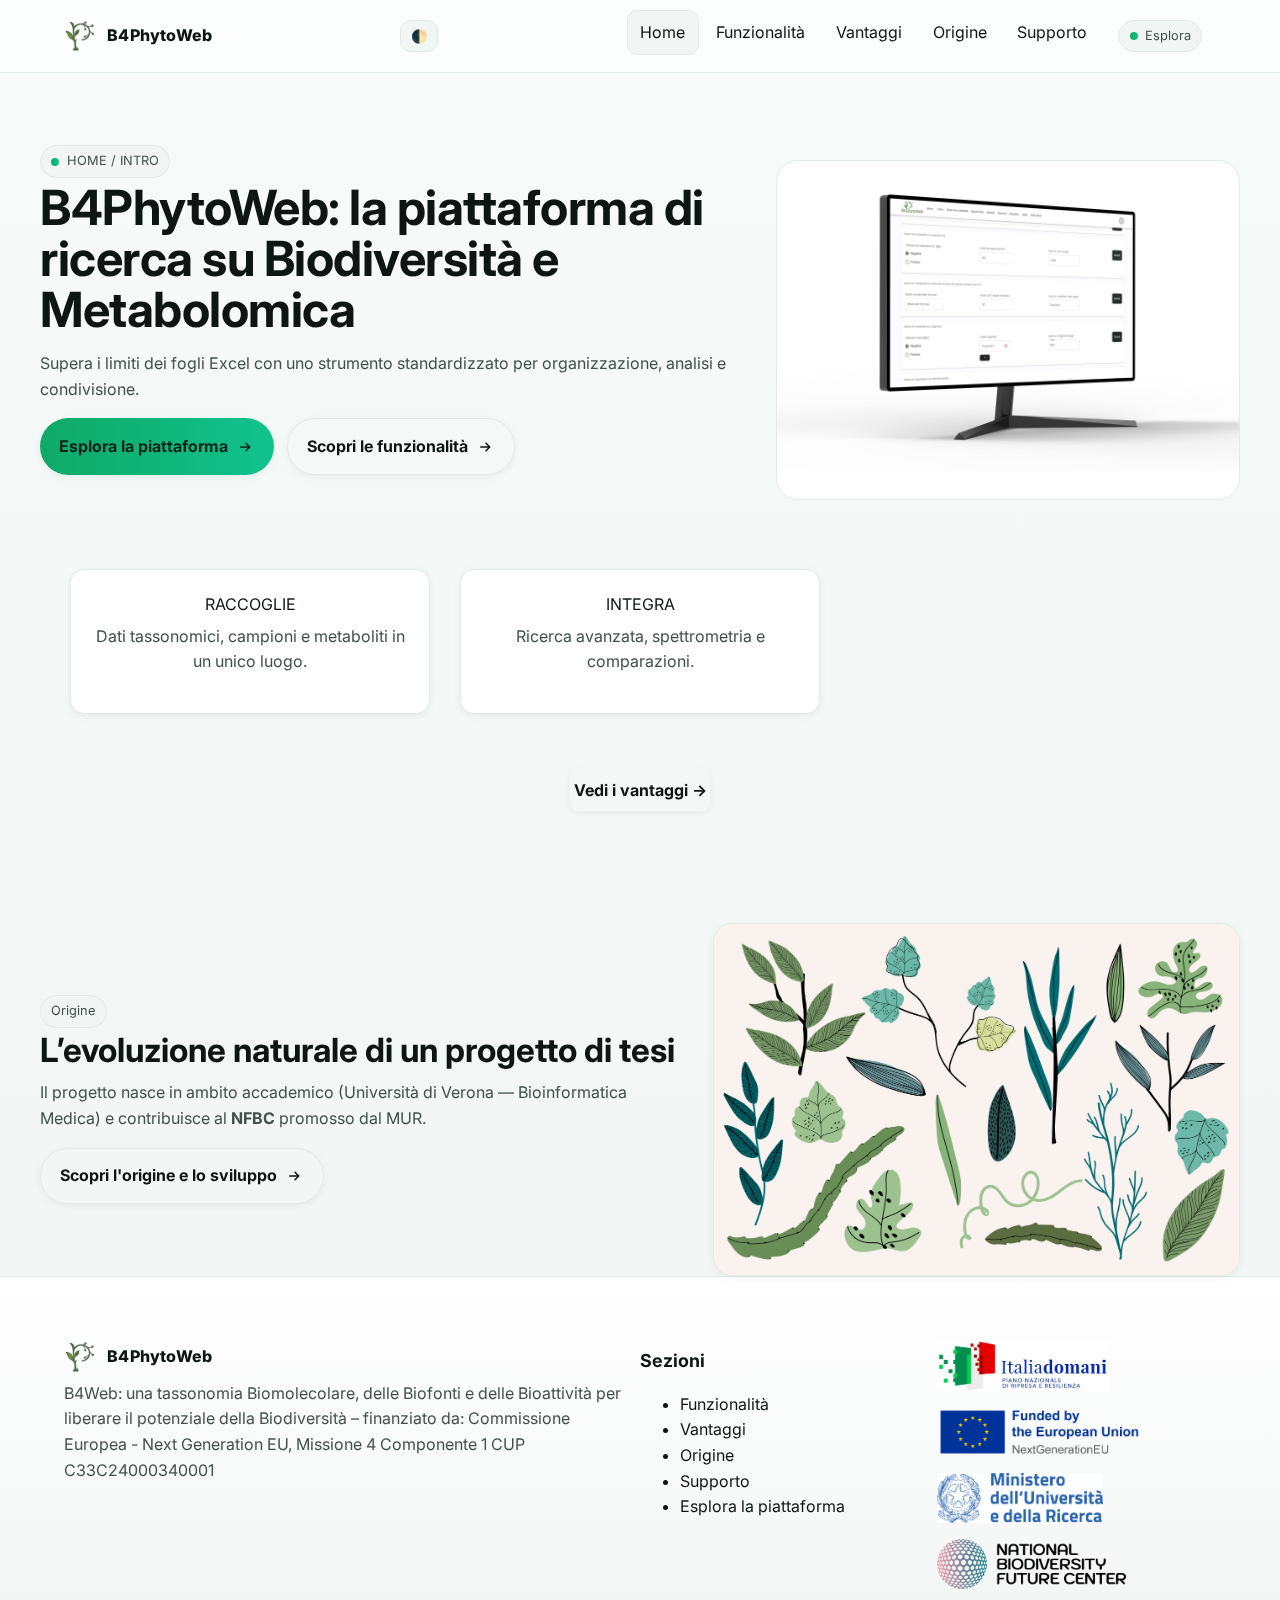
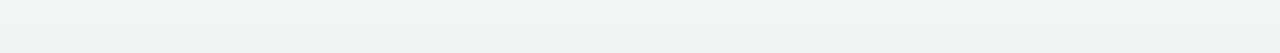
<file: index.html>
<!doctype html>
<html lang="it">
<head>
  <meta charset="utf-8">
  <meta name="viewport" content="width=device-width, initial-scale=1" />
  <title>B4PhytoWeb — piattaforma di ricerca su Biodiversità e Metabolomica</title>
  <meta name="description" content="B4PhytoWeb: registra, gestisci e analizza dati su metaboliti, tassonomia e campionamenti.">
  <link rel="icon" type="image/svg+xml" href="assets/favicon.svg">
  <link rel="preconnect" href="https://fonts.googleapis.com">
  <link rel="preconnect" href="https://fonts.gstatic.com" crossorigin>
  <link href="https://fonts.googleapis.com/css2?family=Inter:wght@400;600;700;800&display=swap" rel="stylesheet">
  <link rel="stylesheet" href="assets/style.css">
</head>
<body>
<header class="nav">
  <div class="navbar">
    <a class="brand" href="index.html" aria-label="B4PhytoWeb Home">
      <img src="assets/logo.svg" alt=""/>
      <span>B4PhytoWeb</span>
    </a>
    <div style="display:flex;gap:.5rem;align-items:center">
      <button class="theme-toggle" title="Tema chiaro/scuro" aria-label="Cambia tema">🌓</button>
      <button class="menu-toggle" aria-label="Apri menu">☰</button>
    </div>
    <nav aria-label="Principale">
      <ul>
        <li><a href="index.html">Home</a></li>
        <li><a href="funzionalita.html">Funzionalità</a></li>
        <li><a href="vantaggi.html">Vantaggi</a></li>
        <li><a href="origine.html">Origine</a></li>
        <li><a href="supporto.html">Supporto</a></li>
        <li><a href="lp-video.html"><span class="badge"><span class="dot"></span> Esplora</span></a></li>
      </ul>
    </nav>
  </div>
</header>

<section class="hero">
  <div class="hero-inner">
    <div>
      <span class="badge"><span class="dot"></span> HOME / INTRO</span>
      <h1>B4PhytoWeb: la piattaforma di ricerca su Biodiversità e Metabolomica</h1>
      <p class="lead">Supera i limiti dei fogli Excel con uno strumento standardizzato per organizzazione, analisi e condivisione.</p>
      <div class="cta-stack">
        <a class="btn primary" href="lp-video.html">Esplora la piattaforma <svg viewBox="0 0 24 24" xmlns="http://www.w3.org/2000/svg"><path d="M5 12h12m0 0-5-5m5 5-5 5" fill="none" stroke="currentColor" stroke-width="2" stroke-linecap="round" stroke-linejoin="round"/></svg></a>
        <a class="btn outline" href="funzionalita.html">Scopri le funzionalità <svg viewBox="0 0 24 24" xmlns="http://www.w3.org/2000/svg"><path d="M5 12h12m0 0-5-5m5 5-5 5" fill="none" stroke="currentColor" stroke-width="2" stroke-linecap="round" stroke-linejoin="round"/></svg></a>
      </div>
    </div>
    <div class="hero-visual">
<img src="assets/b4web_home.png" alt="Illustrazione di piante per B4PhytoWeb" loading="lazy" />
</div>
  </div>
</section>
<section class="kpi-band">
  <div class="container kpis center">
    <div class="card"><div class="title">RACCOGLIE</div><p class="desc">Dati tassonomici, campioni e metaboliti in un unico luogo.</p></div>
    <div class="card"><div class="title">INTEGRA</div><p class="desc">Ricerca avanzata, spettrometria e comparazioni.</p></div>
  </div>
  <div class="container" style="display:grid;place-items:center;margin-top:8px">
    <a class="btn link" href="vantaggi.html">Vedi i vantaggi →</a>
  </div>
</section>
<section class="page-hero">
  <div class="wrap">
    <div>
      <span class="badge">Origine</span>
      <h2>L’evoluzione naturale di un progetto di tesi</h2>
      <p>Il progetto nasce in ambito accademico (Università di Verona — Bioinformatica Medica) e contribuisce al <strong>NFBC</strong> promosso dal MUR.</p>
      <a class="btn outline" href="origine.html">Scopri l'origine e lo sviluppo <svg viewBox="0 0 24 24" xmlns="http://www.w3.org/2000/svg"><path d="M5 12h12m0 0-5-5m5 5-5 5" fill="none" stroke="currentColor" stroke-width="2" stroke-linecap="round" stroke-linejoin="round"/></svg></a>
    </div>
    <div class="illustration">
 <img src="assets/piante_b4web.jpg" alt="Illustrazione di piante per B4PhytoWeb" loading="lazy" />
</div>
  </div>
</section>

<footer class="footer">
  <div class="cols container">
    <div>
      <div class="brand" style="margin-bottom:.5rem">
        <img src="assets/logo.svg" alt="" width="28" height="28"/>
        <span>B4PhytoWeb</span>
      </div>
      <p class="muted">
        B4Web: una tassonomia Biomolecolare, delle Biofonti e delle Bioattività per liberare il potenziale della Biodiversità – finanziato da: 
        Commissione Europea - Next Generation EU, Missione 4 Componente 1 CUP C33C24000340001
      </p>
    </div>

    <div>
      <h3>Sezioni</h3>
      <ul>
        <li><a href="funzionalita.html">Funzionalità</a></li>
        <li><a href="vantaggi.html">Vantaggi</a></li>
        <li><a href="origine.html">Origine</a></li>
        <li><a href="supporto.html">Supporto</a></li>
        <li><a href="lp-video.html">Esplora la piattaforma</a></li>
      </ul>
    </div>

    <div class="footer-logos" style="display:flex;flex-wrap:wrap;gap:1rem;align-items:center;justify-content:flex-start">
      <img src="assets/20240209112418!LOGO_italiadomani.jpg" alt="Italia Domani" height="50" />
      <img src="assets/EN_Funded_by_the_European_Union_RGB_POS.png" alt="Finanziato dall'Unione Europea" height="50" />
      <img src="assets/LOGO_UniversitaRicerca.jpg" alt="Ministero dell'Università e della Ricerca" height="50" />
      <img src="assets/Logo_NBFC.png" alt="NBFC" height="50" />
    </div>
  </div>
</footer>
<script src="assets/script.js"></script>
</body>
</html>
</file>
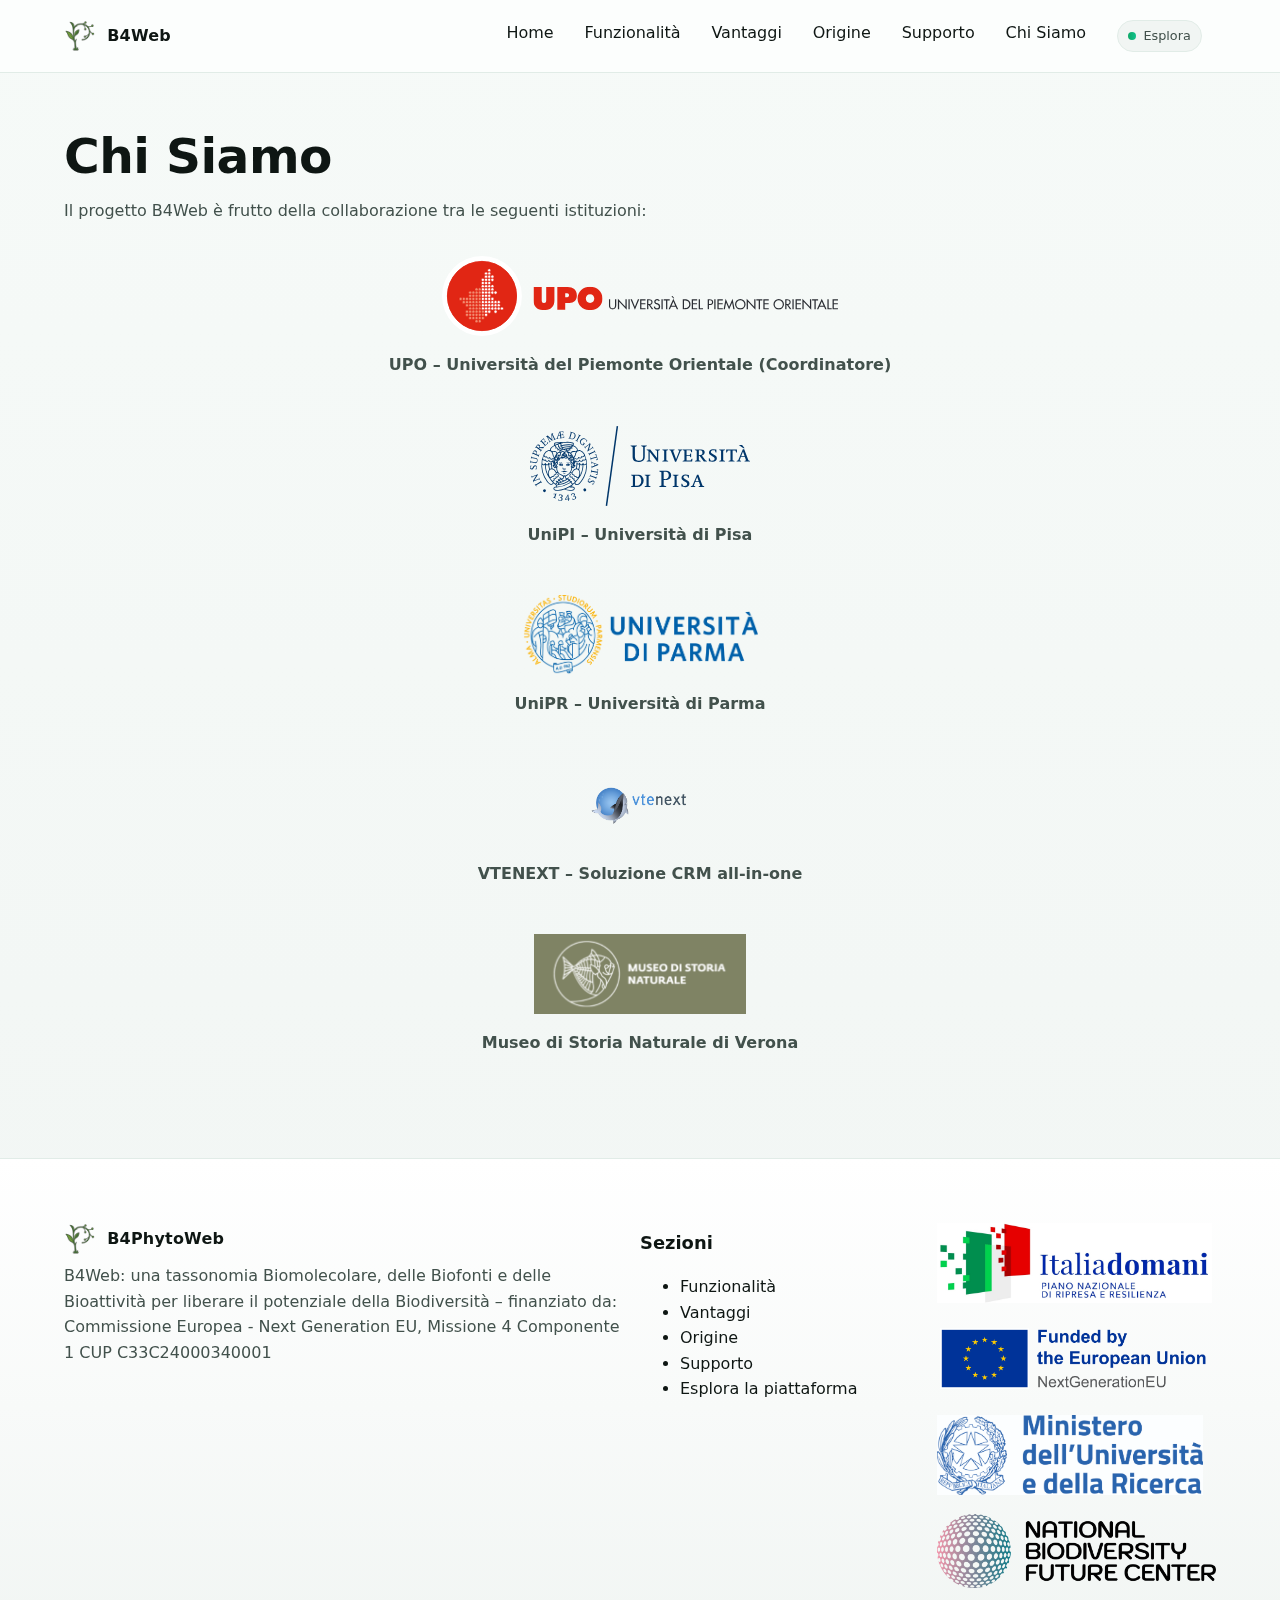
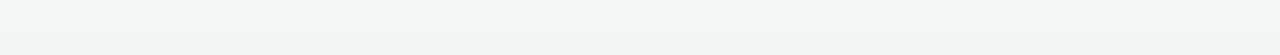
<file: chi-siamo.html>
<!doctype html>
<html lang="it">
<head>
  <meta charset="utf-8">
  <meta name="viewport" content="width=device-width, initial-scale=1" />
  <title>Chi Siamo - B4Web</title>
  <link rel="stylesheet" href="assets/style.css">
  <style>
    /* Altezza uniforme per tutti i loghi */
    .partner-list .partner img,
    .footer-logos img {
      height: 80px;  /* puoi cambiare l'altezza a piacere */
      width: auto;   /* mantiene le proporzioni */
      object-fit: contain; /* evita distorsioni */
    }

    /* Eventuale centratura verticale dei partner */
    .partner {
      display: flex;
      flex-direction: column;
      align-items: center;
      text-align: center;
      gap: 0.5rem;
    }
  </style>
</head>
<body>
  <header class="nav">
    <div class="navbar">
      <a class="brand" href="index.html" aria-label="B4Web Home">
        <img src="assets/logo.svg" alt="Logo B4Web" />
        <span>B4Web</span>
      </a>
      <nav aria-label="Principale">
        <ul>
          <li><a href="index.html">Home</a></li>
          <li><a href="funzionalita.html">Funzionalità</a></li>
          <li><a href="vantaggi.html">Vantaggi</a></li>
          <li><a href="origine.html">Origine</a></li>
          <li><a href="supporto.html">Supporto</a></li>
          <li><a href="chi-siamo.html">Chi Siamo</a></li>
          <li><a href="lp-video.html"><span class="badge"><span class="dot"></span> Esplora</span></a></li>
        </ul>
      </nav>
    </div>
  </header>

  <section class="section">
    <div class="container">
      <h1>Chi Siamo</h1>
      <p>Il progetto B4Web è frutto della collaborazione tra le seguenti istituzioni:</p>
<div class="partner-list" style="text-align:center; margin-top:2rem;">
  <div class="partner" style="margin-bottom:2rem;">
    <img src="assets/uniupo-logo.svg" alt="Università del Piemonte Orientale" height="100">
    <p style="margin-top:0.5rem; font-weight:bold;">UPO – Università del Piemonte Orientale (Coordinatore)</p>
  </div>

  <div class="partner" style="margin-bottom:2rem;">
    <img src="assets/Raggruppa-3020.svg" alt="Università di Pisa" height="100">
    <p style="margin-top:0.5rem; font-weight:bold;">UniPI – Università di Pisa</p>
  </div>

  <div class="partner" style="margin-bottom:2rem;">
    <img src="assets/logo-universita-parma.png" alt="Università di Parma" height="100">
    <p style="margin-top:0.5rem; font-weight:bold;">UniPR – Università di Parma</p>
  </div>

  <div class="partner" style="margin-bottom:2rem;">
    <img src="assets/logo vte.png" alt="VTENext" height="100">
    <p style="margin-top:0.5rem; font-weight:bold;">VTENEXT – Soluzione CRM all-in-one</p>
  </div>

  <div class="partner" style="margin-bottom:2rem;">
    <img src="assets/Logo-museo-verona.png" alt="Museo" height="100">
    <p style="margin-top:0.5rem; font-weight:bold;">Museo di Storia Naturale di Verona</p>
  </div>
</div>
    </div>
  </section>

  <footer class="footer">
    <div class="cols container">
      <div>
        <div class="brand" style="margin-bottom:.5rem">
          <img src="assets/logo.svg" alt="" width="28" height="28"/>
          <span>B4PhytoWeb</span>
        </div>
        <p class="muted">
          B4Web: una tassonomia Biomolecolare, delle Biofonti e delle Bioattività per liberare il potenziale della Biodiversità – finanziato da: 
          Commissione Europea - Next Generation EU, Missione 4 Componente 1 CUP C33C24000340001
        </p>
      </div>

      <div>
        <h3>Sezioni</h3>
        <ul>
          <li><a href="funzionalita.html">Funzionalità</a></li>
          <li><a href="vantaggi.html">Vantaggi</a></li>
          <li><a href="origine.html">Origine</a></li>
          <li><a href="supporto.html">Supporto</a></li>
          <li><a href="lp-video.html">Esplora la piattaforma</a></li>
        </ul>
      </div>

      <div class="footer-logos" style="display:flex;flex-wrap:wrap;gap:1rem;align-items:center;justify-content:flex-start">
        <img src="assets/20240209112418!LOGO_italiadomani.jpg" alt="Italia Domani" />
        <img src="assets/EN_Funded_by_the_European_Union_RGB_POS.png" alt="Finanziato dall'Unione Europea" />
        <img src="assets/LOGO_UniversitaRicerca.jpg" alt="Ministero dell'Università e della Ricerca" />
        <img src="assets/Logo_NBFC.png" alt="NBFC" />
      </div>
    </div>
  </footer>
</body>
</html>
</file>
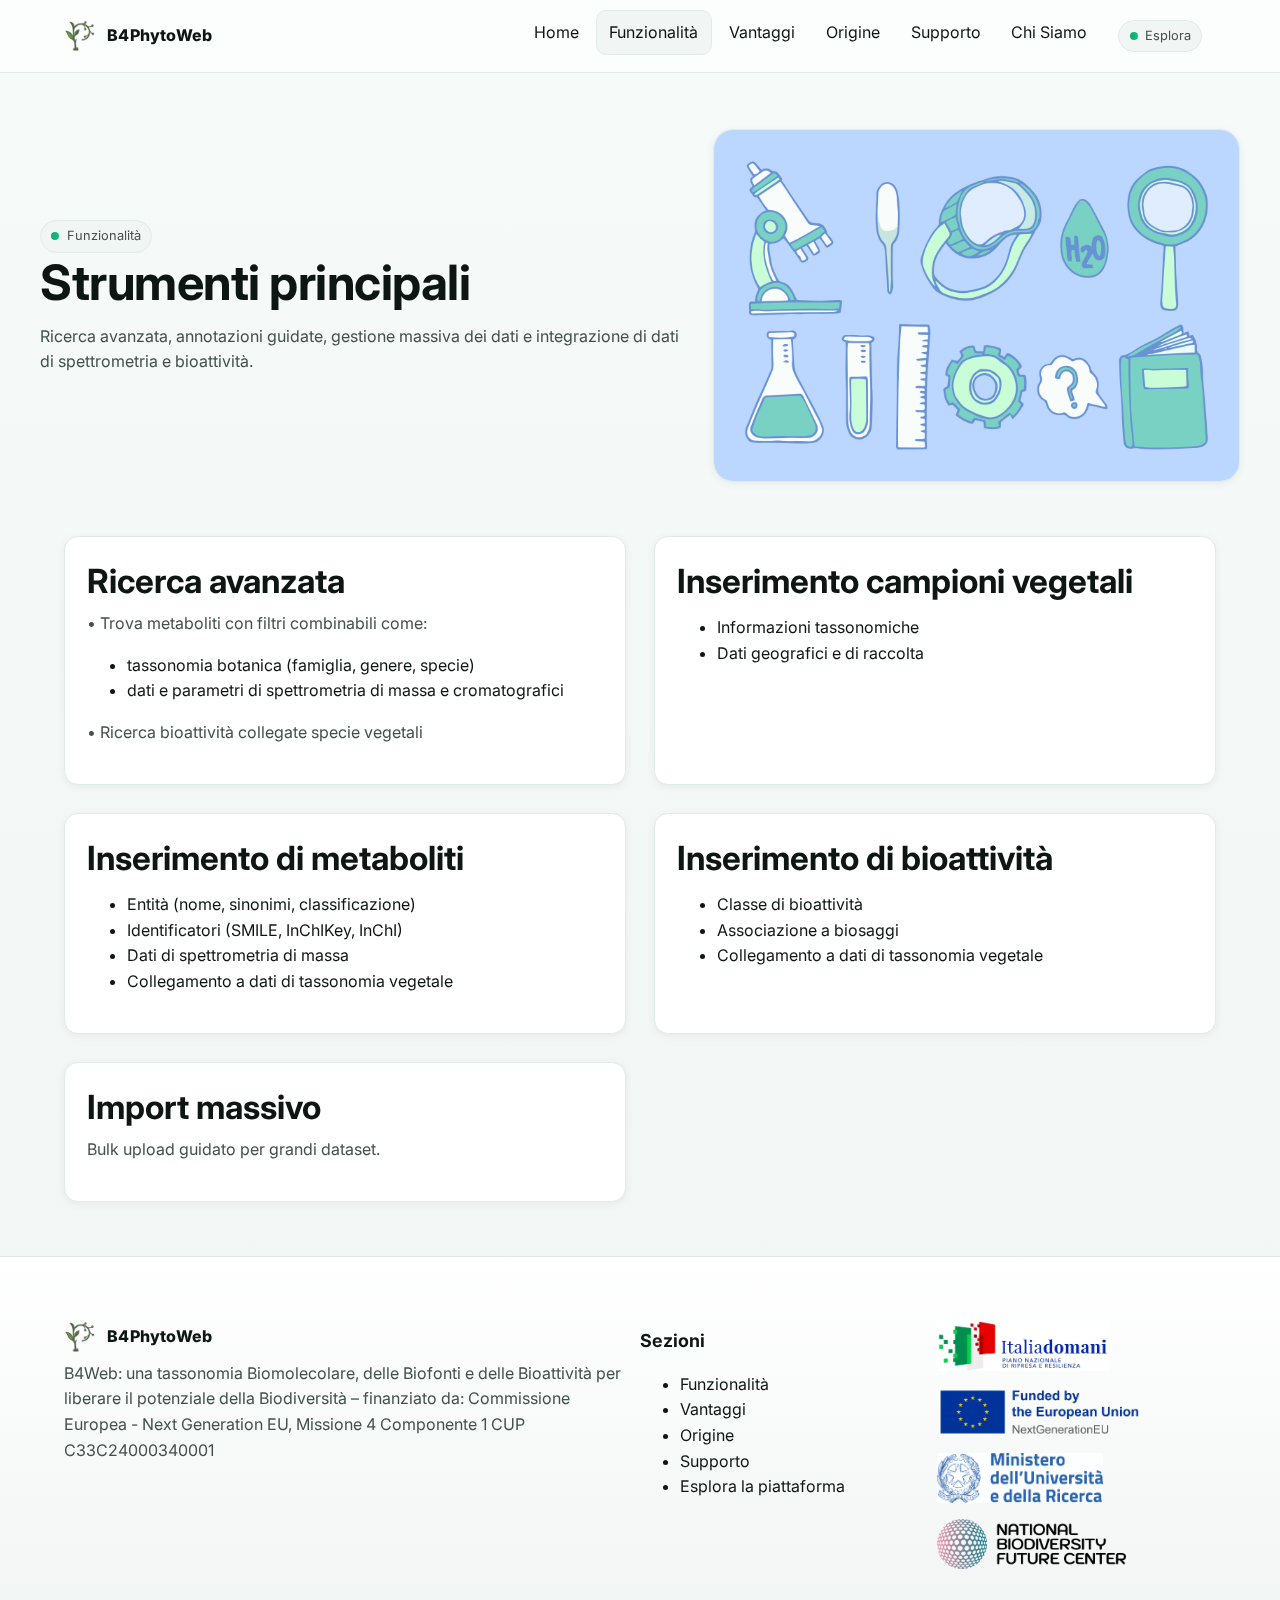
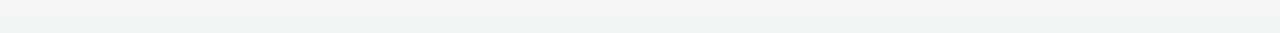
<file: funzionalita.html>
<!doctype html>
<html lang="it">
<head>
  <meta charset="utf-8">
  <meta name="viewport" content="width=device-width, initial-scale=1" />
  <title>Funzionalità — B4PhytoWeb</title>
  <meta name="description" content="Strumenti: ricerca, annotazioni, spettrometria, import, tabelle.">
  <link rel="icon" type="image/svg+xml" href="assets/favicon.svg">
  <link rel="preconnect" href="https://fonts.googleapis.com">
  <link rel="preconnect" href="https://fonts.gstatic.com" crossorigin>
  <link href="https://fonts.googleapis.com/css2?family=Inter:wght@400;600;700;800&display=swap" rel="stylesheet">
  <link rel="stylesheet" href="assets/style.css">
</head>
<body>
<header class="nav">
  <div class="navbar">
    <a class="brand" href="index.html" aria-label="B4PhytoWeb Home">
      <img src="assets/logo.svg" alt=""/>
      <span>B4PhytoWeb</span>
    </a>
    <div style="display:flex;gap:.5rem;align-items:center">
     
      <button class="menu-toggle" aria-label="Apri menu">☰</button>
    </div>
    <nav aria-label="Principale">
      <ul>
        <li><a href="index.html">Home</a></li>
        <li><a href="funzionalita.html">Funzionalità</a></li>
        <li><a href="vantaggi.html">Vantaggi</a></li>
        <li><a href="origine.html">Origine</a></li>
        <li><a href="supporto.html">Supporto</a></li>
       <li><a href="chi-siamo.html">Chi Siamo</a></li>
        <li><a href="lp-video.html"><span class="badge"><span class="dot"></span> Esplora</span></a></li>
      </ul>
    </nav>
  </div>
</header>

<section class="page-hero">
  <div class="wrap">
    <div>
      <span class="badge"><span class="dot"></span> Funzionalità</span>
      <h1>Strumenti principali</h1>
      <p>Ricerca avanzata, annotazioni guidate, gestione massiva dei dati e integrazione di dati di spettrometria e bioattività.</p>
    </div>
    <div class="illustration">
<img src="assets/tools.jpg" alt="tools" loading="lazy" />
</div>
  </div>
</section>
<section class="section">
  <div class="container grid cols-2">
    <!-- Box 1 – Ricerca avanzata -->
    <div class="card">
      <h2>Ricerca avanzata</h2>
      <p>• Trova metaboliti con filtri combinabili come:</p>
      <ul>
        <li>tassonomia botanica (famiglia, genere, specie)</li>
        <li>dati e parametri di spettrometria di massa e cromatografici</li>
      </ul>
      <p>• Ricerca bioattività collegate specie vegetali</p>
    </div>

    <!-- Box 2 – Inserimento campioni vegetali -->
    <div class="card">
      <h2>Inserimento campioni vegetali</h2>
      <ul>
        <li>Informazioni tassonomiche</li>
        <li>Dati geografici e di raccolta</li>
      </ul>
    </div>

    <!-- Box 3 – Inserimento di metaboliti -->
    <div class="card">
      <h2>Inserimento di metaboliti</h2>
      <ul>
        <li>Entità (nome, sinonimi, classificazione)</li>
        <li>Identificatori (SMILE, InChIKey, InChI)</li>
        <li>Dati di spettrometria di massa</li>
        <li>Collegamento a dati di tassonomia vegetale</li>
      </ul>
    </div>

    <!-- Box 4 – Inserimento di bioattività -->
    <div class="card">
      <h2>Inserimento di bioattività</h2>
      <ul>
        <li>Classe di bioattività</li>
        <li>Associazione a biosaggi</li>
        <li>Collegamento a dati di tassonomia vegetale</li>
      </ul>
    </div>

    <!-- Box 5 – Import massivo -->
    <div class="card">
      <h2>Import massivo</h2>
      <p>Bulk upload guidato per grandi dataset.</p>
    </div>
  </div>
</section>


<footer class="footer">
  <div class="cols container">
    <div>
      <div class="brand" style="margin-bottom:.5rem">
        <img src="assets/logo.svg" alt="" width="28" height="28"/>
        <span>B4PhytoWeb</span>
      </div>
      <p class="muted">
        B4Web: una tassonomia Biomolecolare, delle Biofonti e delle Bioattività per liberare il potenziale della Biodiversità – finanziato da: 
        Commissione Europea - Next Generation EU, Missione 4 Componente 1 CUP C33C24000340001
      </p>
    </div>

    <div>
      <h3>Sezioni</h3>
      <ul>
        <li><a href="funzionalita.html">Funzionalità</a></li>
        <li><a href="vantaggi.html">Vantaggi</a></li>
        <li><a href="origine.html">Origine</a></li>
        <li><a href="supporto.html">Supporto</a></li>
        <li><a href="lp-video.html">Esplora la piattaforma</a></li>
      </ul>
    </div>

    <div class="footer-logos" style="display:flex;flex-wrap:wrap;gap:1rem;align-items:center;justify-content:flex-start">
      <img src="assets/20240209112418!LOGO_italiadomani.jpg" alt="Italia Domani" height="50" />
      <img src="assets/EN_Funded_by_the_European_Union_RGB_POS.png" alt="Finanziato dall'Unione Europea" height="50" />
      <img src="assets/LOGO_UniversitaRicerca.jpg" alt="Ministero dell'Università e della Ricerca" height="50" />
      <img src="assets/Logo_NBFC.png" alt="NBFC" height="50" />
    </div>
  </div>
</footer>
<script src="assets/script.js"></script>
</body>
</html>
</file>
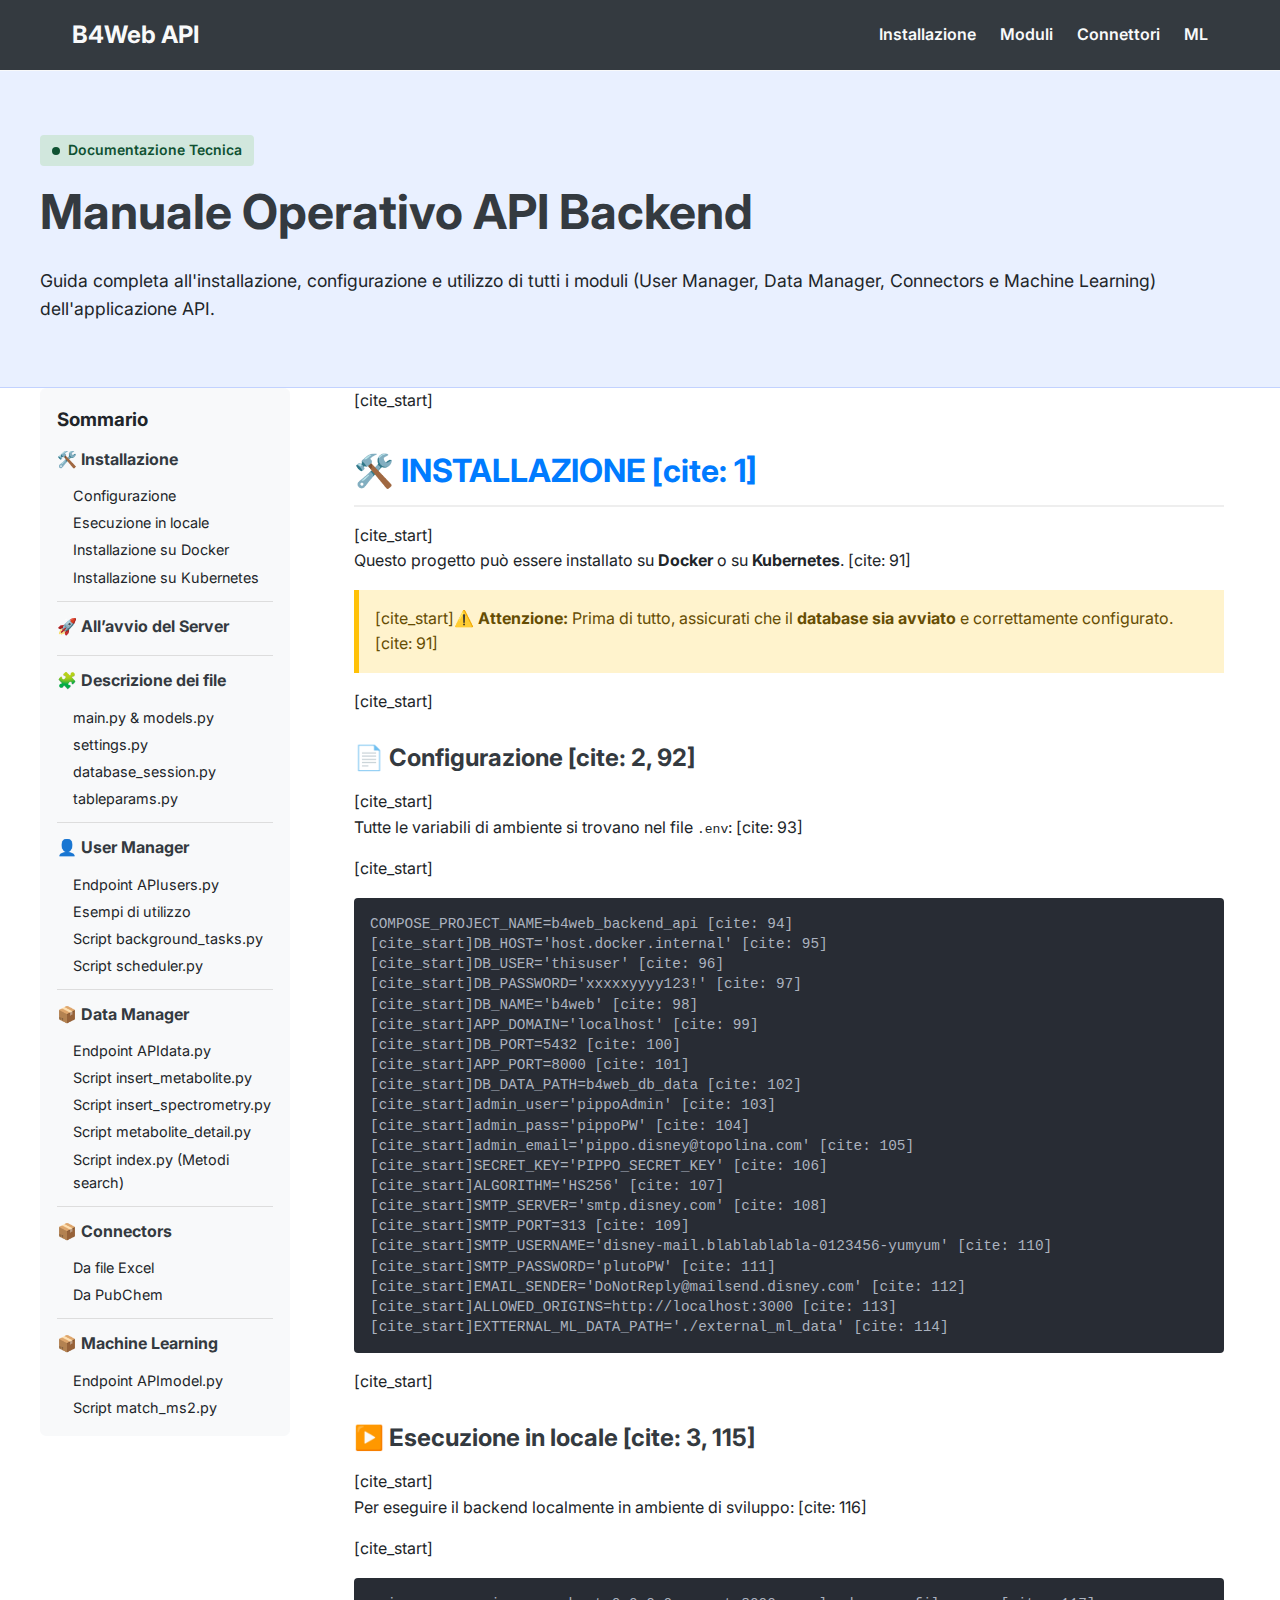
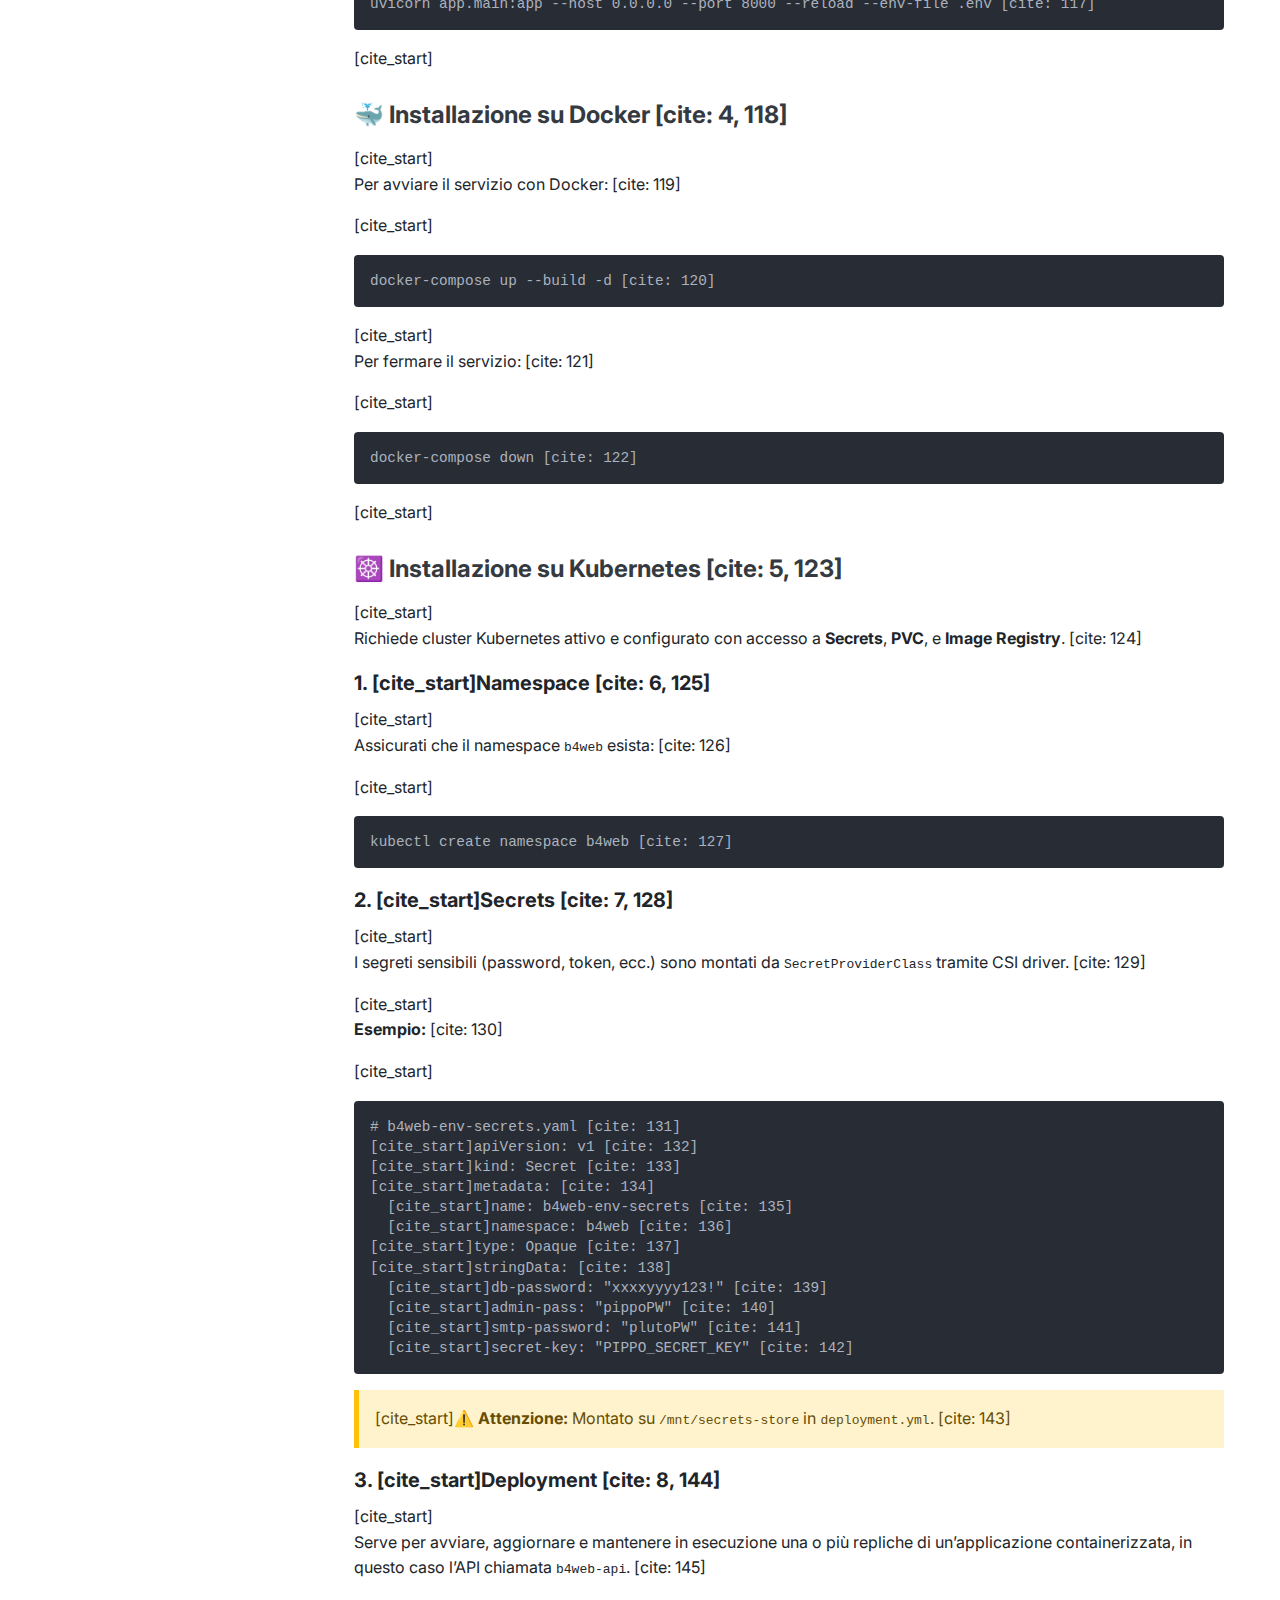
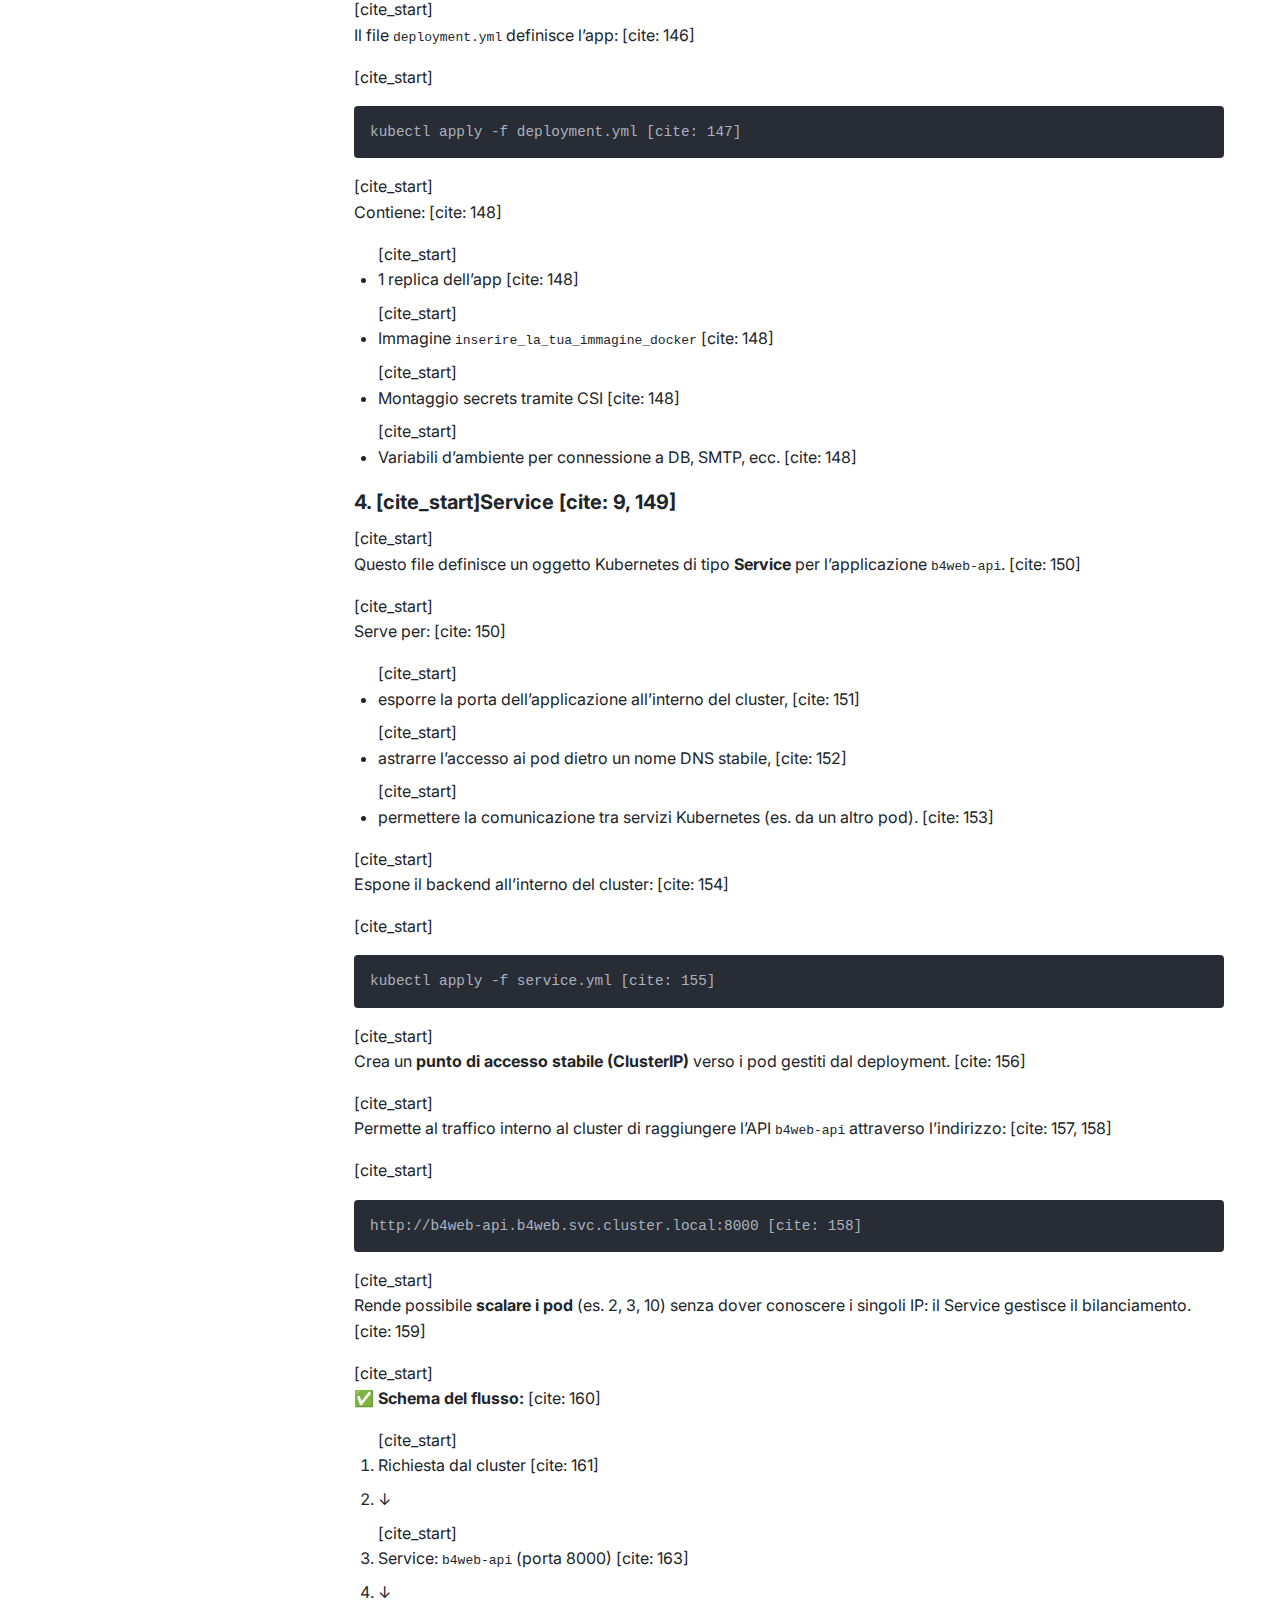
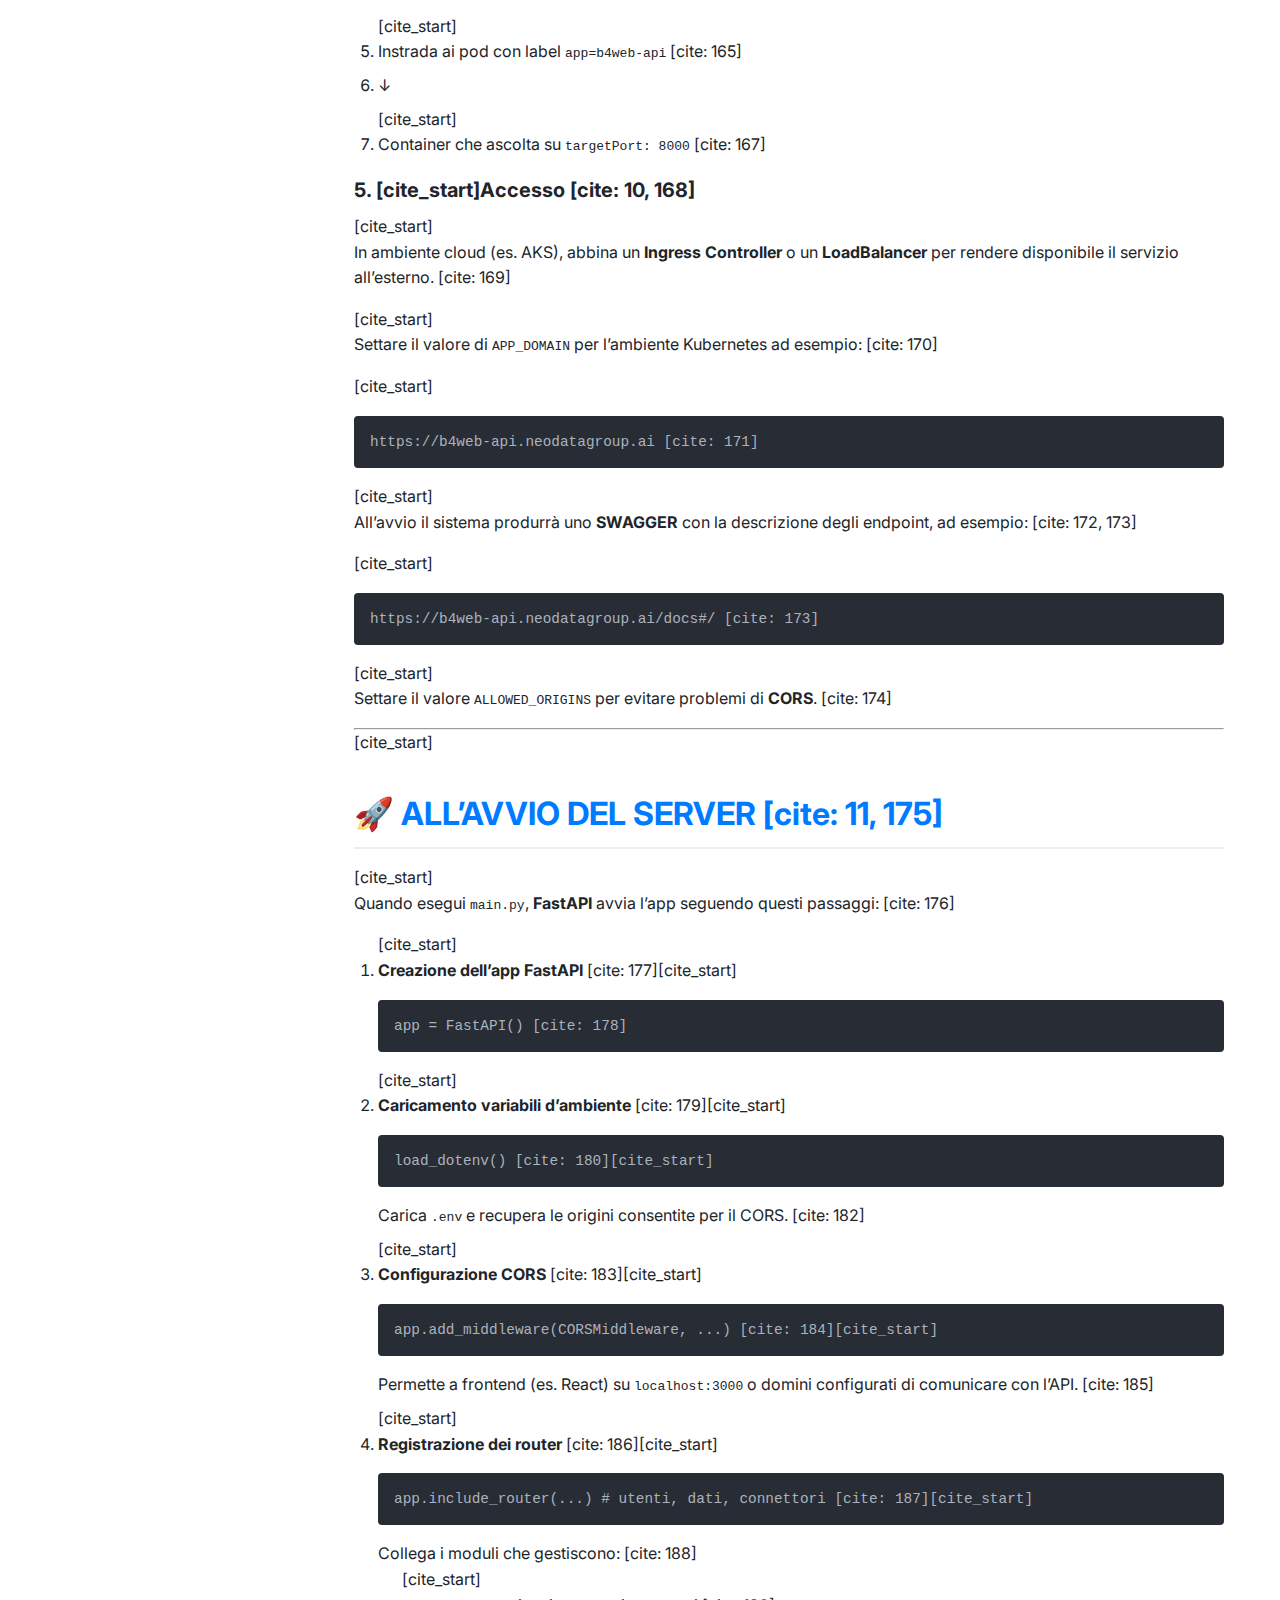
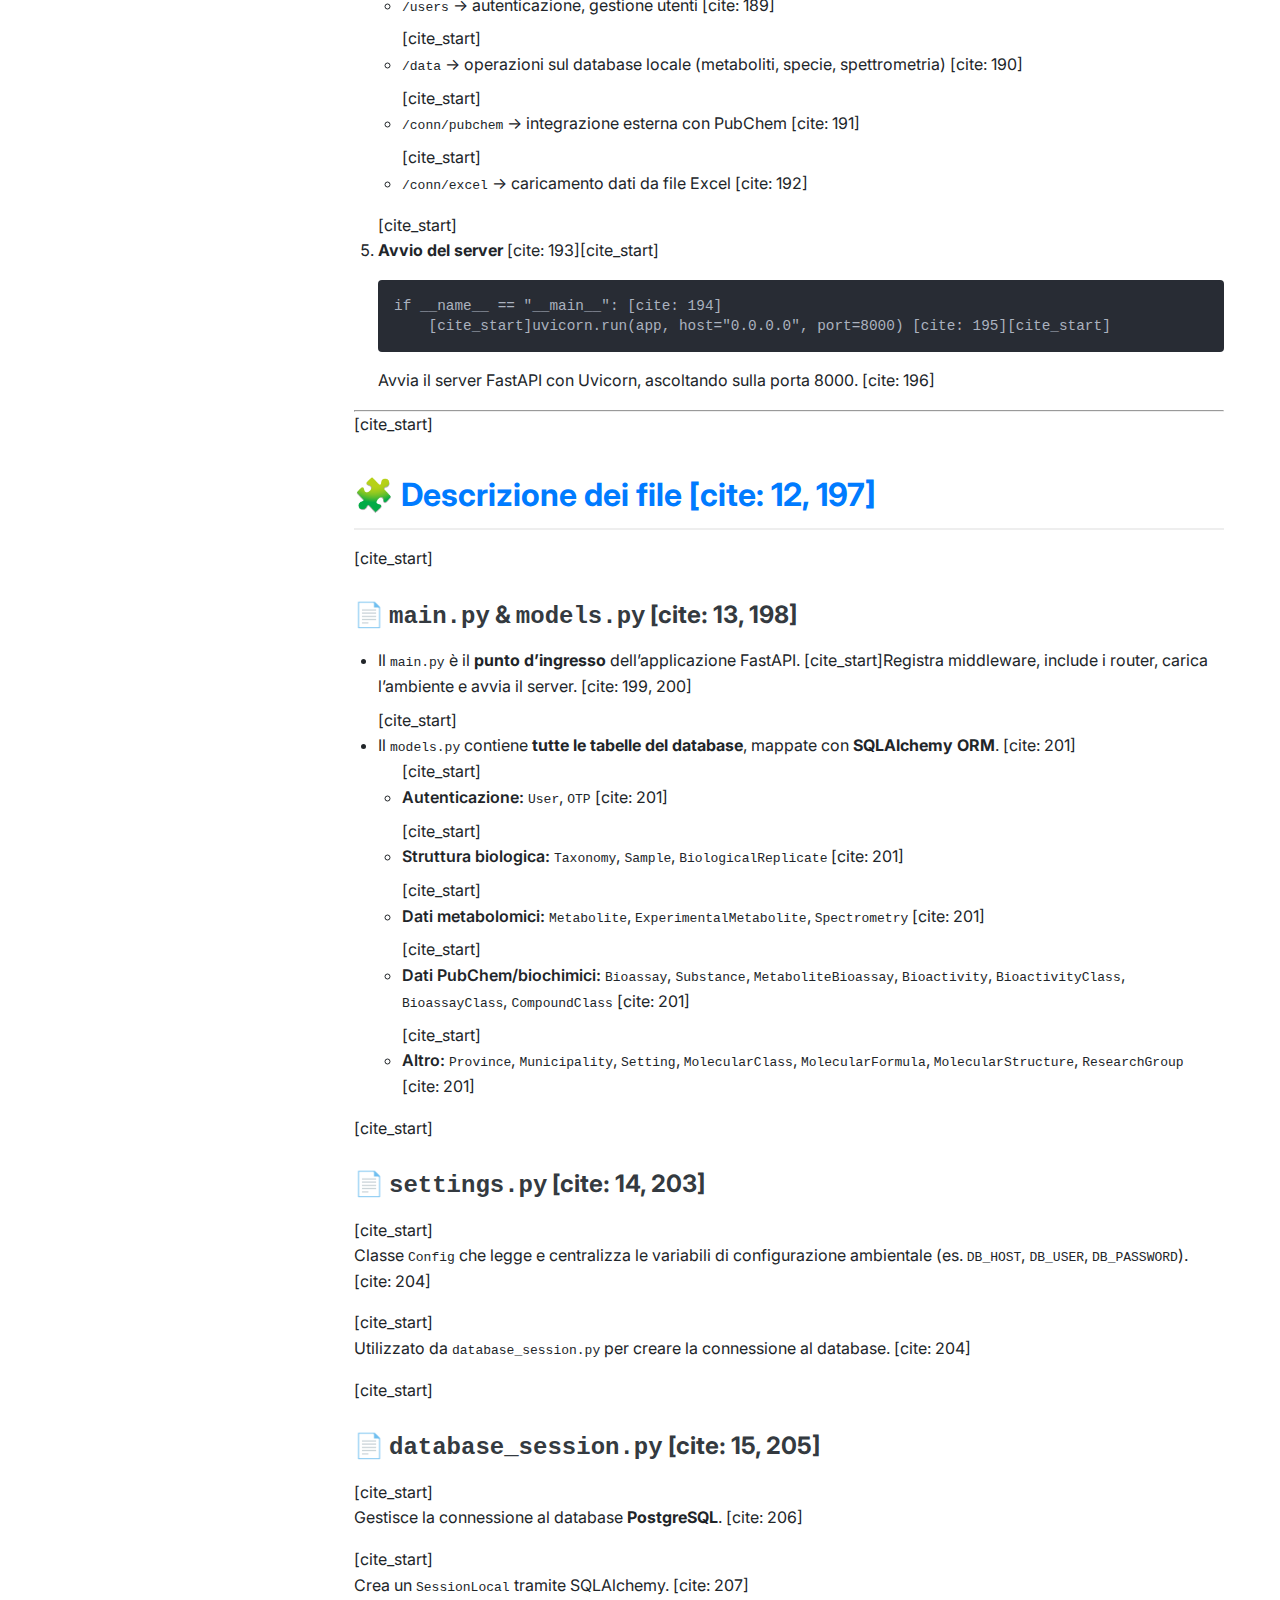
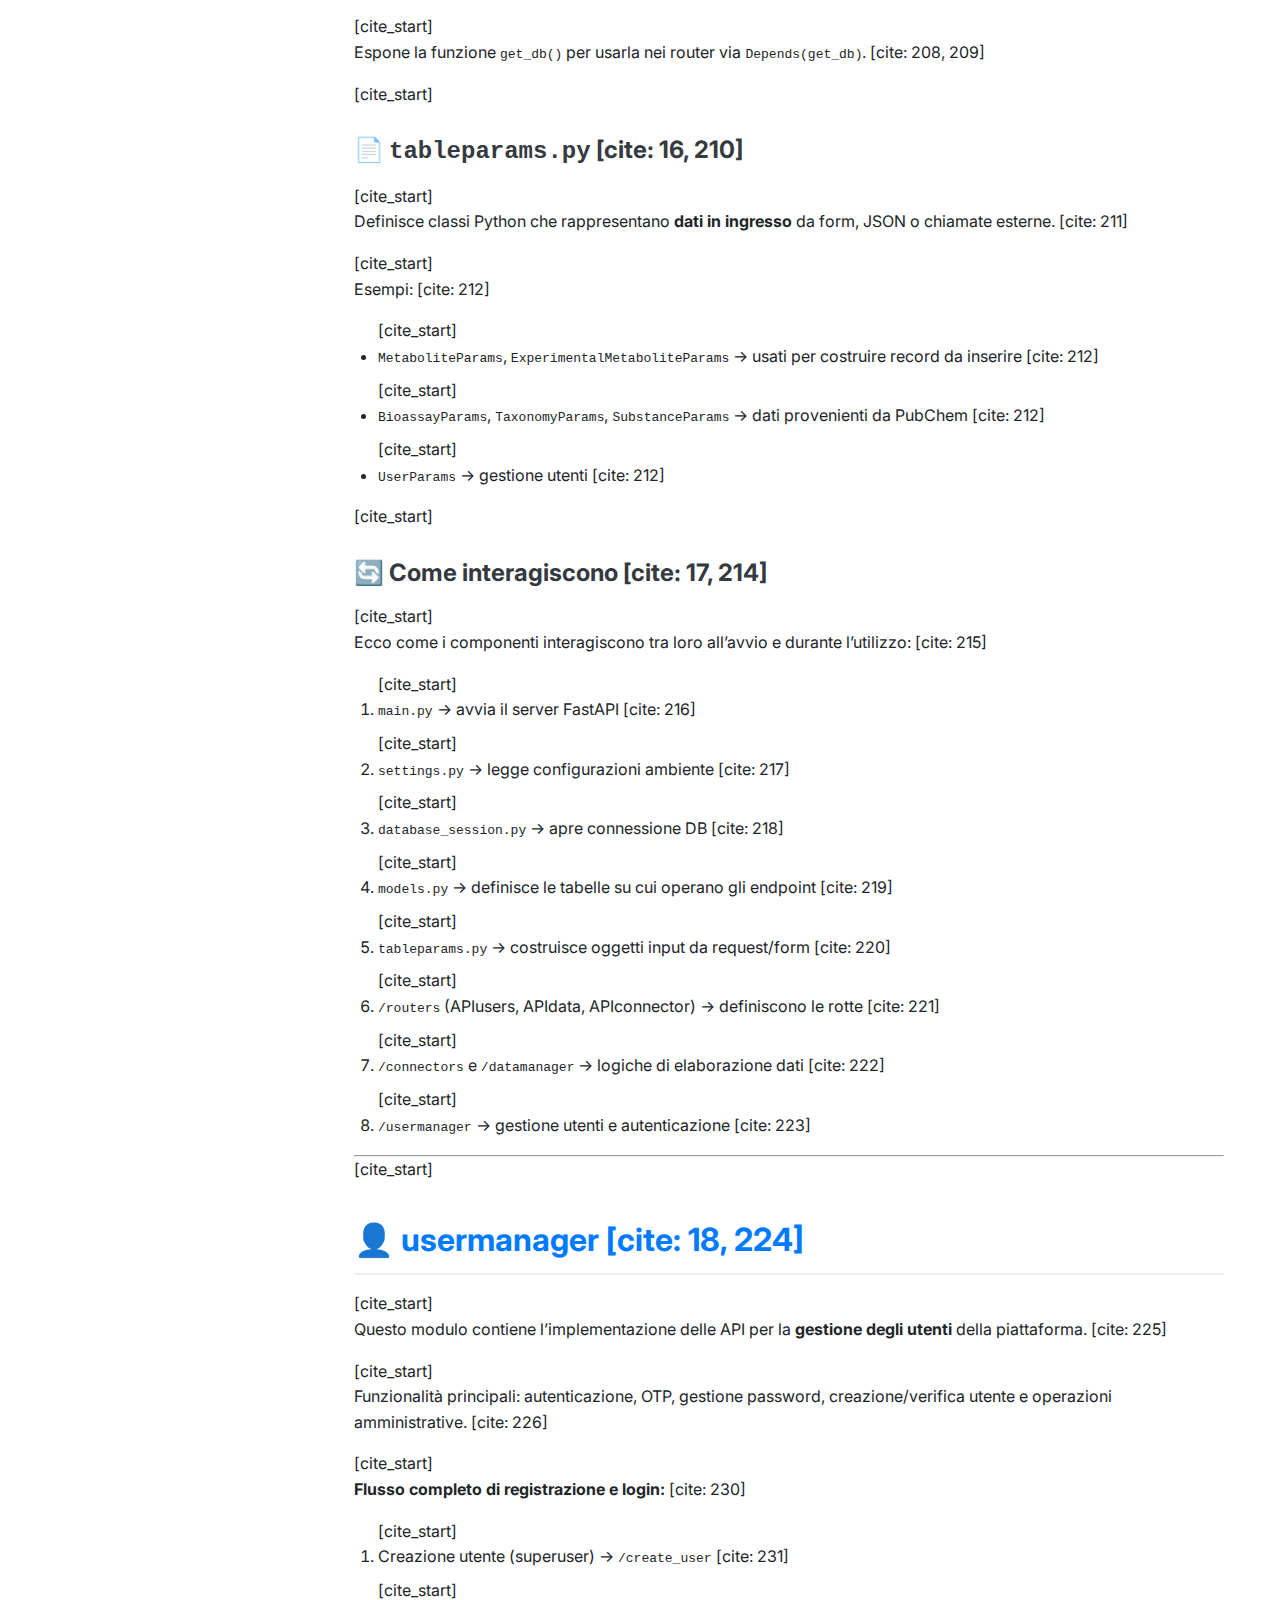
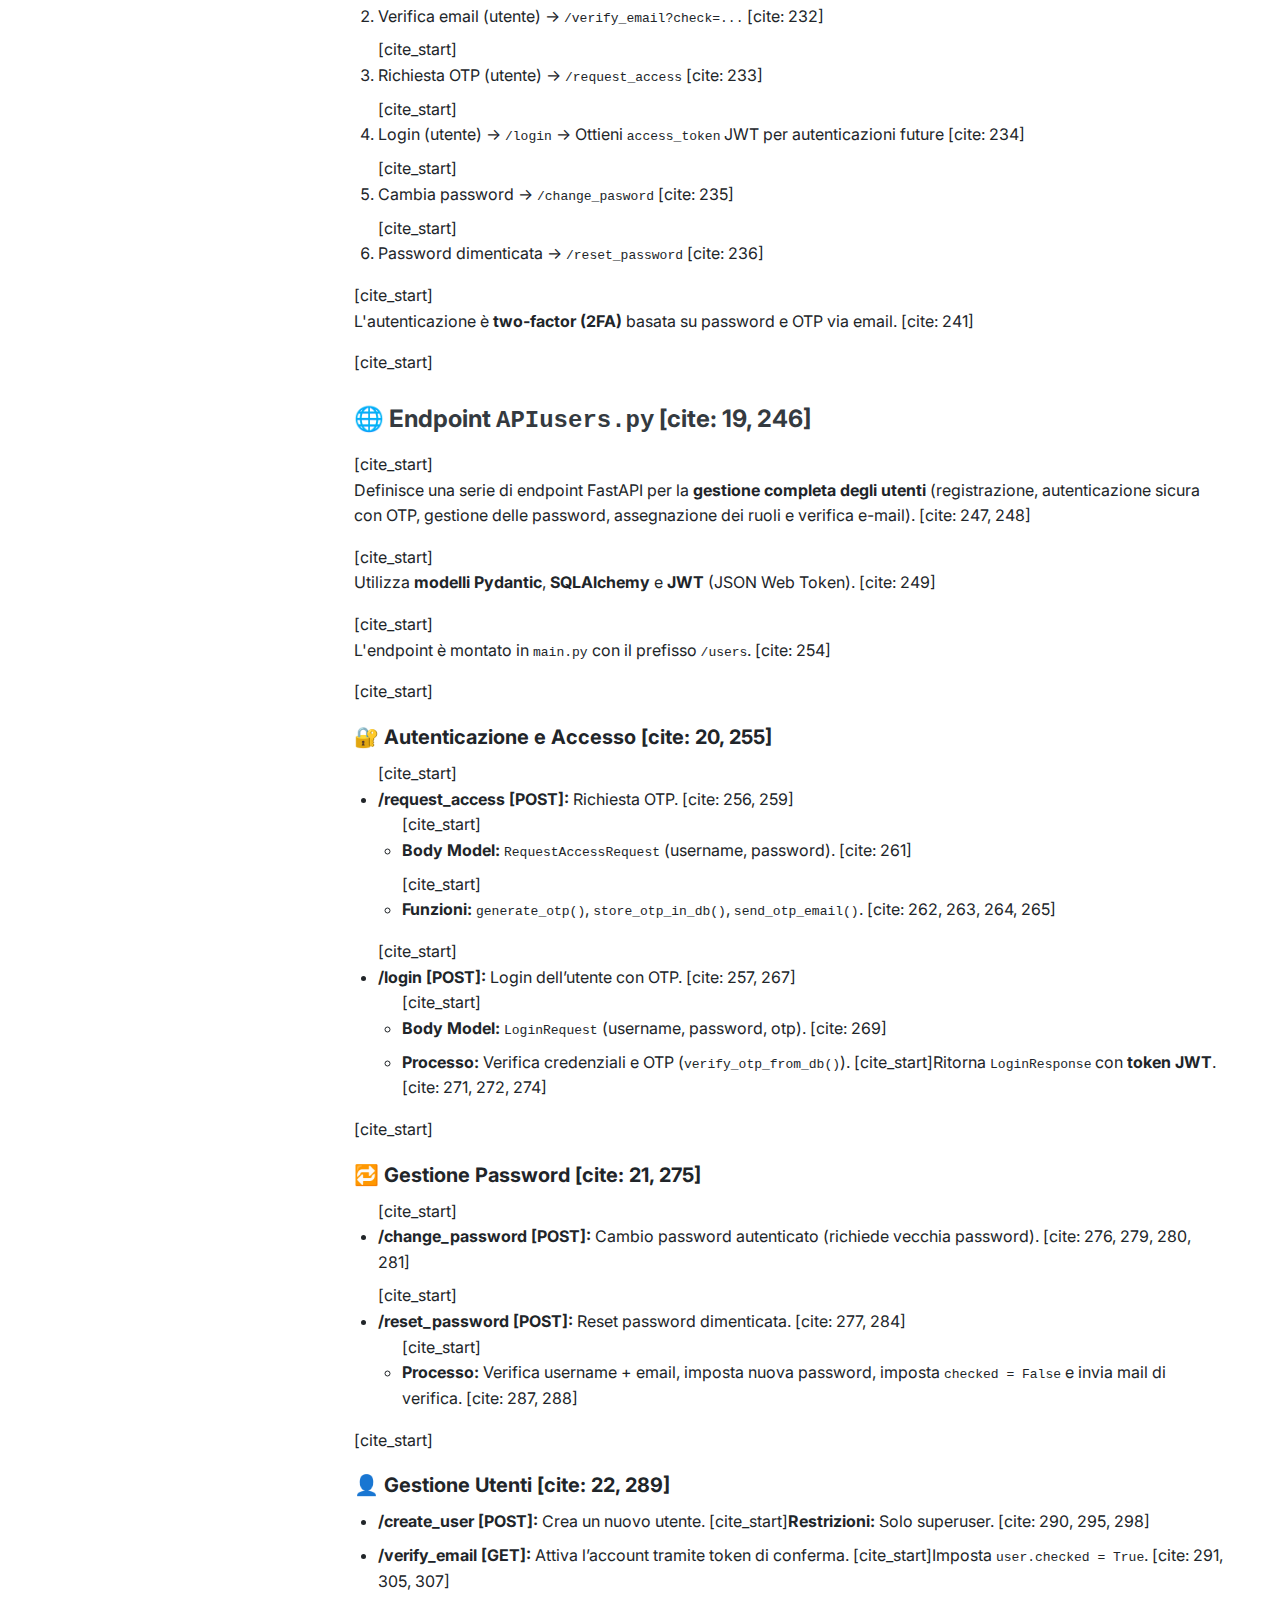
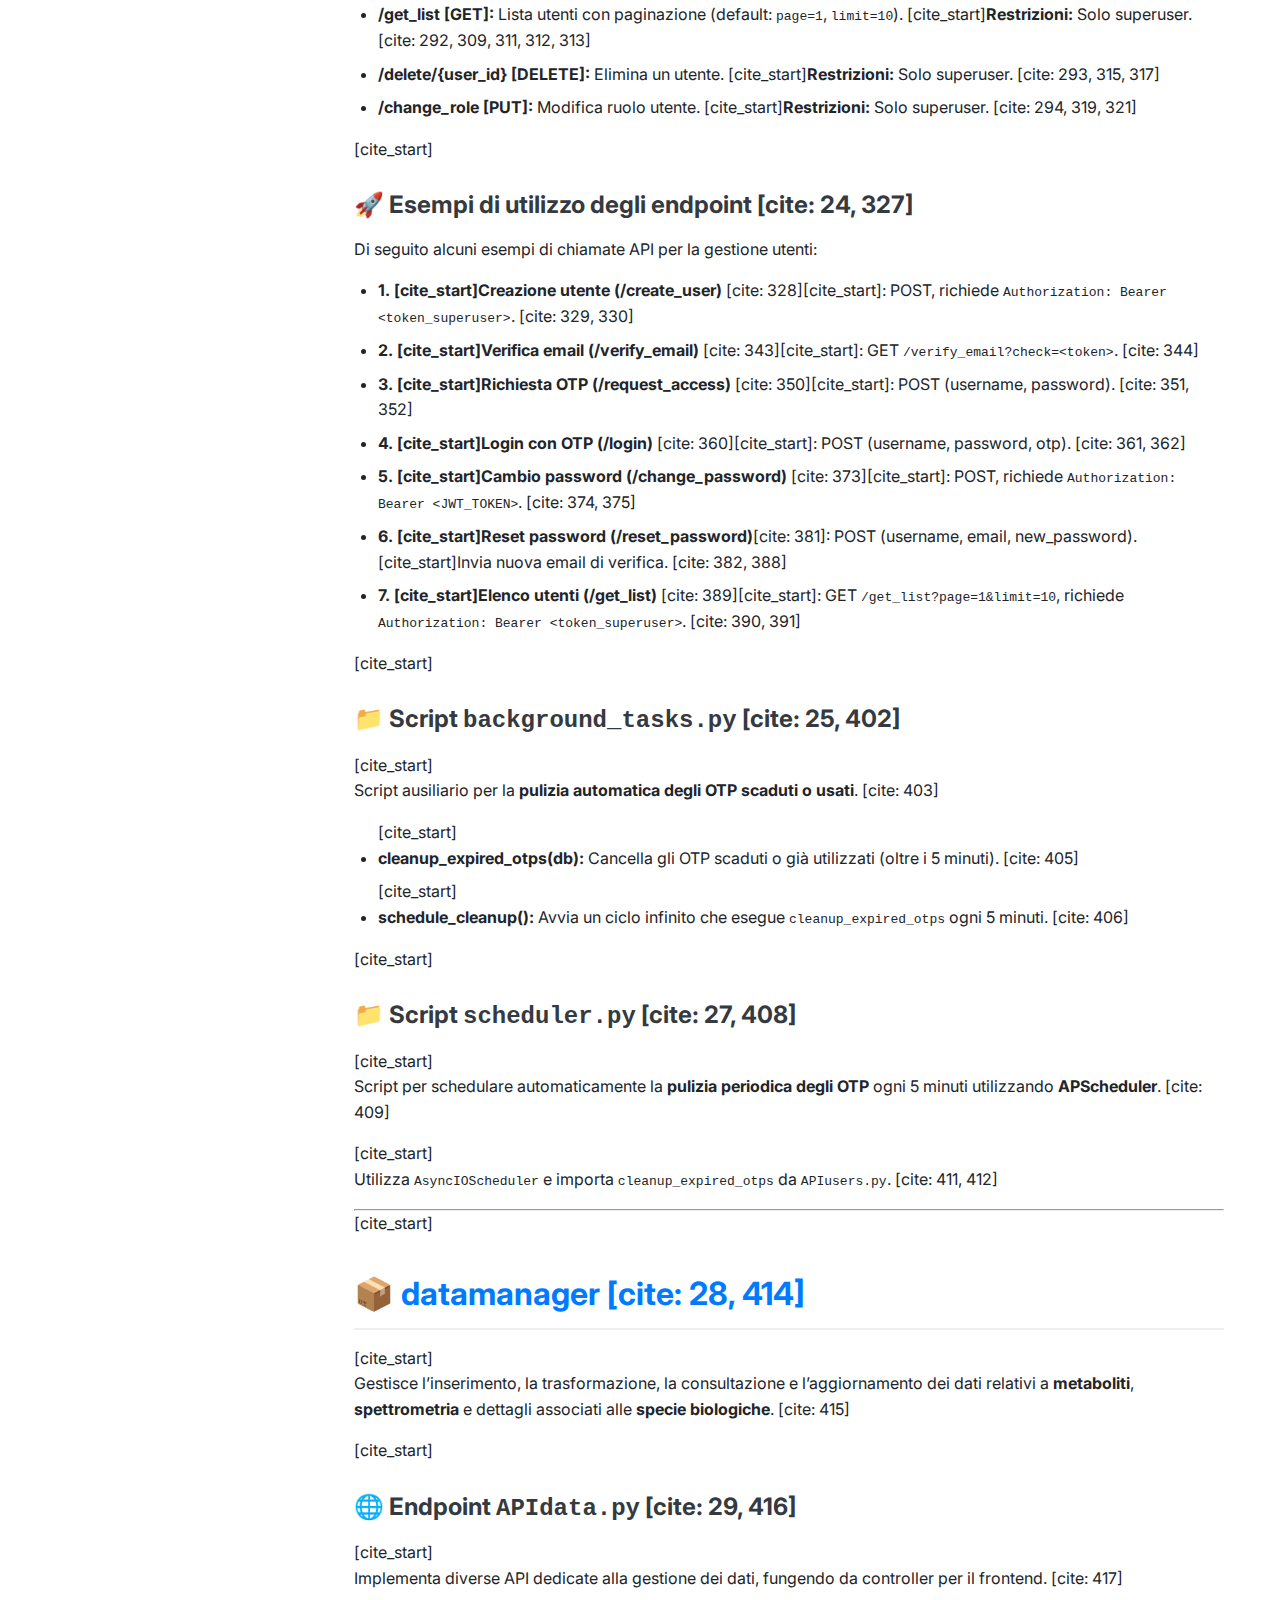
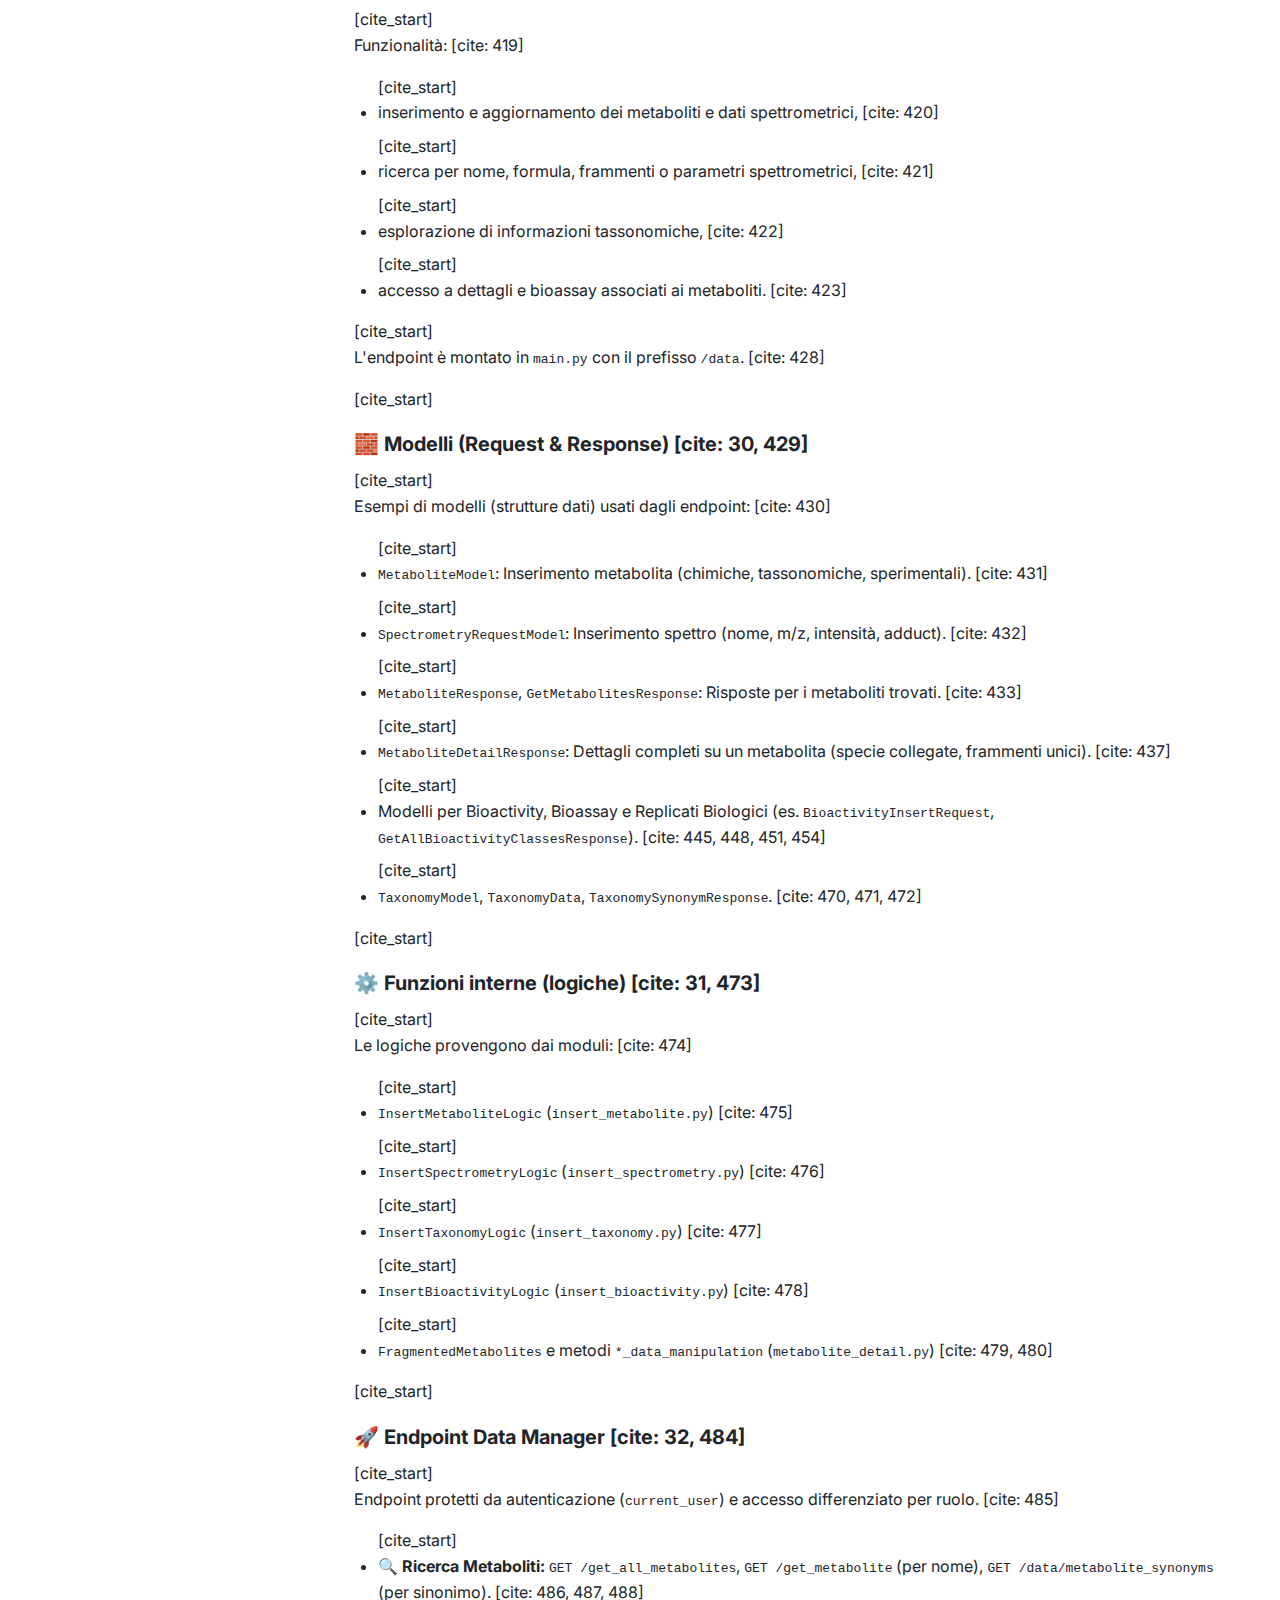
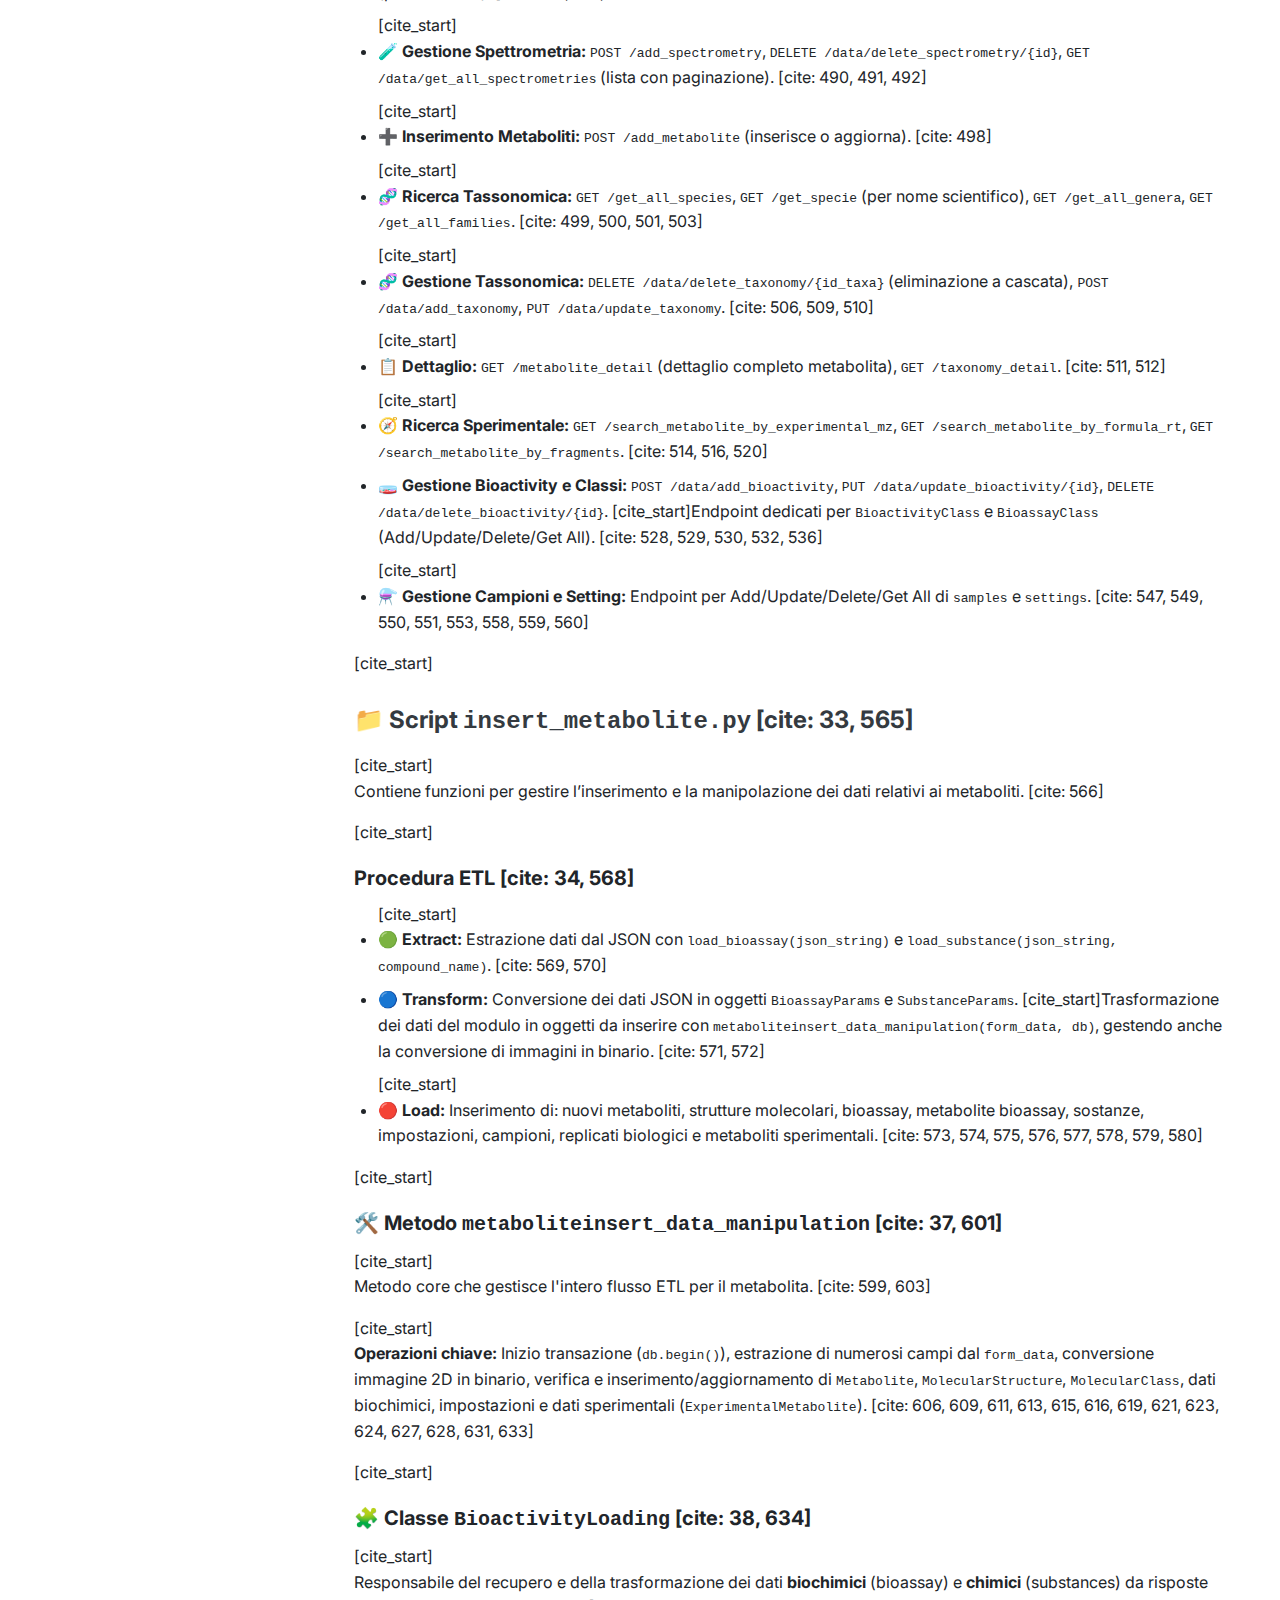
<file: manuale.html>
<!doctype html>
<html lang="it">
<head>
    <meta charset="utf-8">
    <meta name="viewport" content="width=device-width, initial-scale=1" />
    <title>Documentazione Tecnica — B4Web API</title>
    <meta name="description" content="Manuale di installazione e descrizione dei moduli e degli endpoint dell'API backend.">
    <style>
        :root {
            --color-primary: #007bff;
            --color-secondary: #6c757d;
            --color-success: #28a745;
            --color-danger: #dc3545;
            --color-warning: #ffc107;
            --color-info: #17a2b8;
            --color-light: #f8f9fa;
            --color-dark: #343a40;
            --color-text-body: #212529;
            --color-text-muted: #6c757d;
            --font-inter: 'Inter', sans-serif;
            --spacing-unit: 1rem;
        }

        /* Reset and Base Styles */
        * {
            box-sizing: border-box;
            margin: 0;
            padding: 0;
        }

        body {
            font-family: var(--font-inter);
            color: var(--color-text-body);
            line-height: 1.6;
            background-color: #ffffff;
            scroll-behavior: smooth;
        }

        a {
            color: var(--color-primary);
            text-decoration: none;
        }

        a:hover {
            text-decoration: underline;
        }

        .wrap, .container {
            max-width: 1200px;
            margin: 0 auto;
            padding: var(--spacing-unit) * 2;
        }

        .section {
            padding: var(--spacing-unit) * 4 0;
        }

        /* Header/Nav */
        .nav {
            border-bottom: 1px solid var(--color-light);
            background: var(--color-dark);
            color: var(--color-light);
        }

        .navbar {
            display: flex;
            justify-content: space-between;
            align-items: center;
            max-width: 1200px;
            margin: 0 auto;
            padding: var(--spacing-unit) 2rem;
        }

        .brand {
            display: flex;
            align-items: center;
            font-weight: 700;
            font-size: 1.5rem;
            color: var(--color-light);
        }

        .brand img {
            height: 28px;
            width: 28px;
            margin-right: 0.5rem;
        }

        .navbar nav ul {
            list-style: none;
            display: flex;
            gap: 1.5rem;
        }

        .navbar nav a {
            color: var(--color-light);
            text-decoration: none;
            font-weight: 600;
        }
        
        /* Hero Section */
        .page-hero {
            background: #e9f0ff; /* Light blue background for hero */
            padding: 4rem 0;
            border-bottom: 1px solid #c2d2ff;
        }
        
        .page-hero .wrap {
            display: flex;
            gap: 4rem;
            align-items: center;
        }
        
        .page-hero h1 {
            font-size: 3rem;
            margin-bottom: 1rem;
            color: var(--color-dark);
        }
        
        .page-hero p {
            font-size: 1.1rem;
            color: var(--color-text-body);
        }

        .badge {
            display: inline-flex;
            align-items: center;
            background-color: #d1e7dd;
            color: #0f5132;
            padding: 0.25rem 0.75rem;
            border-radius: 0.25rem;
            font-size: 0.875rem;
            font-weight: 600;
            margin-bottom: 0.5rem;
        }

        .badge .dot {
            width: 8px;
            height: 8px;
            background-color: #0f5132;
            border-radius: 50%;
            margin-right: 0.5rem;
        }
        
        /* Manual Layout (Sidebar + Content) */
        .manual-layout {
            display: grid;
            grid-template-columns: 250px 1fr; /* 250px for sidebar, rest for content */
            gap: 3rem;
            align-items: start;
        }

        /* Sidebar Navigation */
        .sidebar-nav {
            position: sticky;
            top: 2rem;
            padding: 1rem;
            border: 1px solid var(--color-light);
            border-radius: 6px;
            background-color: var(--color-light);
        }

        .sidebar-nav ul {
            list-style: none;
        }

        .sidebar-nav > ul > li {
            margin-top: 0.75rem;
            padding-top: 0.5rem;
            border-top: 1px solid #ddd;
        }
        
        .sidebar-nav > ul > li:first-child {
            border-top: none;
            margin-top: 0;
        }

        .sidebar-nav > ul > li > a {
            font-weight: 700;
            display: block;
            padding: 0.25rem 0;
            color: var(--color-dark);
        }

        .sidebar-nav ul ul {
            padding-left: 1rem;
            font-size: 0.9rem;
            margin-top: 0.5rem;
        }

        .sidebar-nav ul ul li {
            margin-top: 0.25rem;
        }

        .sidebar-nav ul ul a {
            font-weight: 400;
            color: var(--color-text-body);
            display: block;
        }
        
        /* Main Content */
        .main-content {
            padding: 0 1rem;
        }
        
        .main-content h2 {
            font-size: 2rem;
            margin: 2rem 0 1rem;
            border-bottom: 2px solid #eee;
            padding-bottom: 0.5rem;
            color: var(--color-primary);
        }
        
        .main-content h3 {
            font-size: 1.5rem;
            margin: 1.5rem 0 0.75rem;
            color: var(--color-dark);
        }
        
        .main-content h4 {
            font-size: 1.25rem;
            margin: 1rem 0 0.5rem;
            color: var(--color-text-body);
        }

        .main-content pre {
            background: #282c34;
            color: #abb2bf;
            padding: 1rem;
            border-radius: 4px;
            overflow-x: auto;
            margin: 1rem 0;
            font-size: 0.9rem;
            line-height: 1.4;
        }
        
        .main-content ul, .main-content ol {
            padding-left: 1.5rem;
            margin-bottom: 1rem;
        }

        .main-content ul li, .main-content ol li {
            margin-bottom: 0.5rem;
        }

        .main-content p {
            margin-bottom: 1rem;
        }

        .main-content .code-block-title {
            font-weight: 600;
            color: var(--color-primary);
            margin-top: 1.5rem;
            margin-bottom: 0.5rem;
            display: block;
        }

        .main-content .warning {
            padding: 1rem;
            background-color: #fff3cd;
            border-left: 5px solid #ffc107;
            margin: 1rem 0;
            color: #664d03;
        }
        
        /* Footer Styles */
        .footer {
            background: var(--color-dark);
            color: var(--color-light);
            padding: 3rem 0;
            border-top: 5px solid var(--color-primary);
        }

        .footer .cols {
            display: grid;
            grid-template-columns: 2fr 1fr 2fr;
            gap: 2rem;
        }

        .footer .brand {
            color: var(--color-light);
        }

        .footer h3 {
            font-size: 1.25rem;
            margin-bottom: 1rem;
            color: var(--color-light);
        }

        .footer ul {
            list-style: none;
        }

        .footer ul a {
            color: #bbb;
            display: block;
            padding: 0.25rem 0;
        }

        .footer .muted {
            font-size: 0.85rem;
            color: #aaa;
        }

        .footer-logos img {
            opacity: 0.8;
            max-width: 100px;
            height: auto;
        }
        
        /* Media Queries for Responsiveness (optional but good practice) */
        @media (max-width: 992px) {
            .manual-layout {
                grid-template-columns: 1fr;
            }

            .sidebar-nav {
                position: relative;
                top: auto;
            }
            
            .footer .cols {
                grid-template-columns: 1fr;
            }
            
            .page-hero .wrap {
                flex-direction: column;
                text-align: center;
            }

            .page-hero .illustration {
                display: none;
            }
        }
    </style>
    <link rel="icon" type="image/svg+xml" href="assets/favicon.svg">
    <link rel="preconnect" href="https://fonts.googleapis.com">
    <link rel="preconnect" href="https://fonts.gstatic.com" crossorigin>
    <link href="https://fonts.googleapis.com/css2?family=Inter:wght@400;600;700;800&display=swap" rel="stylesheet">
    </head>
<body>
<header class="nav">
    <div class="navbar">
        <a class="brand" href="#" aria-label="B4Web Home">
            <span>B4Web API</span>
        </a>
        <div style="display:flex;gap:.5rem;align-items:center">
            <button class="menu-toggle" aria-label="Apri menu" style="display:none;">☰</button>
        </div>
        <nav aria-label="Principale">
            <ul>
                <li><a href="#installazione">Installazione</a></li>
                <li><a href="#moduli">Moduli</a></li>
                <li><a href="#connettori">Connettori</a></li>
                <li><a href="#machine-learning">ML</a></li>
            </ul>
        </nav>
    </div>
</header>

<section class="page-hero">
    <div class="wrap">
        <div>
            <span class="badge"><span class="dot"></span> Documentazione Tecnica</span>
            <h1>Manuale Operativo API Backend</h1>
            <p>Guida completa all'installazione, configurazione e utilizzo di tutti i moduli (User Manager, Data Manager, Connectors e Machine Learning) dell'applicazione API.</p>
        </div>
        </div>
</section>

<section class="section">
    <div class="container manual-layout">
        <nav class="sidebar-nav" aria-label="Sommario">
            <h3>Sommario</h3>
            <ul>
                <li><a href="#installazione">🛠️ Installazione</a>
                    <ul>
                        <li><a href="#configurazione">Configurazione</a></li>
                        <li><a href="#esecuzione-locale">Esecuzione in locale</a></li>
                        <li><a href="#docker">Installazione su Docker</a></li>
                        <li><a href="#kubernetes">Installazione su Kubernetes</a></li>
                    </ul>
                </li>
                <li><a href="#avvio-server">🚀 All’avvio del Server</a></li>
                <li><a href="#descrizione-file">🧩 Descrizione dei file</a>
                    <ul>
                        <li><a href="#main-models">main.py & models.py</a></li>
                        <li><a href="#settings">settings.py</a></li>
                        <li><a href="#database-session">database_session.py</a></li>
                        <li><a href="#tableparams">tableparams.py</a></li>
                    </ul>
                </li>
                <li><a href="#usermanager">👤 User Manager</a>
                    <ul>
                        <li><a href="#endpoints-users">Endpoint APIusers.py</a></li>
                        <li><a href="#esempi-users">Esempi di utilizzo</a></li>
                        <li><a href="#tasks">Script background_tasks.py</a></li>
                        <li><a href="#scheduler">Script scheduler.py</a></li>
                    </ul>
                </li>
                <li><a href="#datamanager">📦 Data Manager</a>
                    <ul>
                        <li><a href="#endpoints-data">Endpoint APIdata.py</a></li>
                        <li><a href="#insert-metabolite">Script insert_metabolite.py</a></li>
                        <li><a href="#insert-spectrometry">Script insert_spectrometry.py</a></li>
                        <li><a href="#metabolite-detail">Script metabolite_detail.py</a></li>
                        <li><a href="#index-py">Script index.py (Metodi search)</a></li>
                    </ul>
                </li>
                <li><a href="#connettori">📦 Connectors</a>
                    <ul>
                        <li><a href="#connector-excel">Da file Excel</a></li>
                        <li><a href="#connector-pubchem">Da PubChem</a></li>
                    </ul>
                </li>
                <li><a href="#machine-learning">📦 Machine Learning</a>
                    <ul>
                        <li><a href="#endpoints-ml">Endpoint APImodel.py</a></li>
                        <li><a href="#match-ms2">Script match_ms2.py</a></li>
                    </ul>
                </li>
            </ul>
        </nav>

        <article class="main-content">

            [cite_start]<h2 id="installazione">🛠️ INSTALLAZIONE [cite: 1]</h2>
            [cite_start]<p>Questo progetto può essere installato su <strong>Docker</strong> o su <strong>Kubernetes</strong>. [cite: 91]</p>
            <div class="warning">
                [cite_start]<strong>⚠️ Attenzione:</strong> Prima di tutto, assicurati che il <strong>database sia avviato</strong> e correttamente configurato. [cite: 91]
            </div>

            [cite_start]<h3 id="configurazione">📄 Configurazione [cite: 2, 92]</h3>
            [cite_start]<p>Tutte le variabili di ambiente si trovano nel file <code>.env</code>: [cite: 93]</p>
            [cite_start]<pre>COMPOSE_PROJECT_NAME=b4web_backend_api [cite: 94]
[cite_start]DB_HOST='host.docker.internal' [cite: 95]
[cite_start]DB_USER='thisuser' [cite: 96]
[cite_start]DB_PASSWORD='xxxxxyyyy123!' [cite: 97]
[cite_start]DB_NAME='b4web' [cite: 98]
[cite_start]APP_DOMAIN='localhost' [cite: 99]
[cite_start]DB_PORT=5432 [cite: 100]
[cite_start]APP_PORT=8000 [cite: 101]
[cite_start]DB_DATA_PATH=b4web_db_data [cite: 102]
[cite_start]admin_user='pippoAdmin' [cite: 103]
[cite_start]admin_pass='pippoPW' [cite: 104]
[cite_start]admin_email='pippo.disney@topolina.com' [cite: 105]
[cite_start]SECRET_KEY='PIPPO_SECRET_KEY' [cite: 106]
[cite_start]ALGORITHM='HS256' [cite: 107]
[cite_start]SMTP_SERVER='smtp.disney.com' [cite: 108]
[cite_start]SMTP_PORT=313 [cite: 109]
[cite_start]SMTP_USERNAME='disney-mail.blablablabla-0123456-yumyum' [cite: 110]
[cite_start]SMTP_PASSWORD='plutoPW' [cite: 111]
[cite_start]EMAIL_SENDER='DoNotReply@mailsend.disney.com' [cite: 112]
[cite_start]ALLOWED_ORIGINS=http://localhost:3000 [cite: 113]
[cite_start]EXTTERNAL_ML_DATA_PATH='./external_ml_data' [cite: 114]</pre>

            [cite_start]<h3 id="esecuzione-locale">▶️ Esecuzione in locale [cite: 3, 115]</h3>
            [cite_start]<p>Per eseguire il backend localmente in ambiente di sviluppo: [cite: 116]</p>
            [cite_start]<pre>uvicorn app.main:app --host 0.0.0.0 --port 8000 --reload --env-file .env [cite: 117]</pre>

            [cite_start]<h3 id="docker">🐳 Installazione su Docker [cite: 4, 118]</h3>
            [cite_start]<p>Per avviare il servizio con Docker: [cite: 119]</p>
            [cite_start]<pre>docker-compose up --build -d [cite: 120]</pre>
            [cite_start]<p>Per fermare il servizio: [cite: 121]</p>
            [cite_start]<pre>docker-compose down [cite: 122]</pre>

            [cite_start]<h3 id="kubernetes">☸️ Installazione su Kubernetes [cite: 5, 123]</h3>
            [cite_start]<p>Richiede cluster Kubernetes attivo e configurato con accesso a <strong>Secrets</strong>, <strong>PVC</strong>, e <strong>Image Registry</strong>. [cite: 124]</p>

            <h4 id="namespace">1. [cite_start]Namespace [cite: 6, 125]</h4>
            [cite_start]<p>Assicurati che il namespace <code>b4web</code> esista: [cite: 126]</p>
            [cite_start]<pre>kubectl create namespace b4web [cite: 127]</pre>

            <h4 id="secrets">2. [cite_start]Secrets [cite: 7, 128]</h4>
            [cite_start]<p>I segreti sensibili (password, token, ecc.) sono montati da <code>SecretProviderClass</code> tramite CSI driver. [cite: 129]</p>
            [cite_start]<p><strong>Esempio:</strong> [cite: 130]</p>
            [cite_start]<pre># b4web-env-secrets.yaml [cite: 131]
[cite_start]apiVersion: v1 [cite: 132]
[cite_start]kind: Secret [cite: 133]
[cite_start]metadata: [cite: 134]
  [cite_start]name: b4web-env-secrets [cite: 135]
  [cite_start]namespace: b4web [cite: 136]
[cite_start]type: Opaque [cite: 137]
[cite_start]stringData: [cite: 138]
  [cite_start]db-password: "xxxxyyyy123!" [cite: 139]
  [cite_start]admin-pass: "pippoPW" [cite: 140]
  [cite_start]smtp-password: "plutoPW" [cite: 141]
  [cite_start]secret-key: "PIPPO_SECRET_KEY" [cite: 142]</pre>
            <div class="warning">
                [cite_start]<strong>⚠️ Attenzione:</strong> Montato su <code>/mnt/secrets-store</code> in <code>deployment.yml</code>. [cite: 143]
            </div>

            <h4 id="deployment">3. [cite_start]Deployment [cite: 8, 144]</h4>
            [cite_start]<p>Serve per avviare, aggiornare e mantenere in esecuzione una o più repliche di un’applicazione containerizzata, in questo caso l’API chiamata <code>b4web-api</code>. [cite: 145]</p>
            [cite_start]<p>Il file <code>deployment.yml</code> definisce l’app: [cite: 146]</p>
            [cite_start]<pre>kubectl apply -f deployment.yml [cite: 147]</pre>
            [cite_start]<p>Contiene: [cite: 148]</p>
            <ul>
                [cite_start]<li>1 replica dell’app [cite: 148]</li>
                [cite_start]<li>Immagine <code>inserire_la_tua_immagine_docker</code> [cite: 148]</li>
                [cite_start]<li>Montaggio secrets tramite CSI [cite: 148]</li>
                [cite_start]<li>Variabili d’ambiente per connessione a DB, SMTP, ecc. [cite: 148]</li>
            </ul>

            <h4 id="service">4. [cite_start]Service [cite: 9, 149]</h4>
            [cite_start]<p>Questo file definisce un oggetto Kubernetes di tipo <strong>Service</strong> per l’applicazione <code>b4web-api</code>. [cite: 150]</p>
            [cite_start]<p>Serve per: [cite: 150]</p>
            <ul>
                [cite_start]<li>esporre la porta dell’applicazione all’interno del cluster, [cite: 151]</li>
                [cite_start]<li>astrarre l’accesso ai pod dietro un nome DNS stabile, [cite: 152]</li>
                [cite_start]<li>permettere la comunicazione tra servizi Kubernetes (es. da un altro pod). [cite: 153]</li>
            </ul>
            [cite_start]<p>Espone il backend all’interno del cluster: [cite: 154]</p>
            [cite_start]<pre>kubectl apply -f service.yml [cite: 155]</pre>
            [cite_start]<p>Crea un <strong>punto di accesso stabile (ClusterIP)</strong> verso i pod gestiti dal deployment. [cite: 156]</p>
            [cite_start]<p>Permette al traffico interno al cluster di raggiungere l’API <code>b4web-api</code> attraverso l’indirizzo: [cite: 157, 158]</p>
            [cite_start]<pre>http://b4web-api.b4web.svc.cluster.local:8000 [cite: 158]</pre>
            [cite_start]<p>Rende possibile <strong>scalare i pod</strong> (es. 2, 3, 10) senza dover conoscere i singoli IP: il Service gestisce il bilanciamento. [cite: 159]</p>
            [cite_start]<p><strong>✅ Schema del flusso:</strong> [cite: 160]</p>
            <ol>
                [cite_start]<li>Richiesta dal cluster [cite: 161]</li>
                <li>↓</li>
                [cite_start]<li>Service: <code>b4web-api</code> (porta 8000) [cite: 163]</li>
                <li>↓</li>
                [cite_start]<li>Instrada ai pod con label <code>app=b4web-api</code> [cite: 165]</li>
                <li>↓</li>
                [cite_start]<li>Container che ascolta su <code>targetPort: 8000</code> [cite: 167]</li>
            </ol>

            <h4 id="accesso">5. [cite_start]Accesso [cite: 10, 168]</h4>
            [cite_start]<p>In ambiente cloud (es. AKS), abbina un <strong>Ingress Controller</strong> o un <strong>LoadBalancer</strong> per rendere disponibile il servizio all’esterno. [cite: 169]</p>
            [cite_start]<p>Settare il valore di <code>APP_DOMAIN</code> per l’ambiente Kubernetes ad esempio: [cite: 170]</p>
            [cite_start]<pre>https://b4web-api.neodatagroup.ai [cite: 171]</pre>
            [cite_start]<p>All’avvio il sistema produrrà uno <strong>SWAGGER</strong> con la descrizione degli endpoint, ad esempio: [cite: 172, 173]</p>
            [cite_start]<pre>https://b4web-api.neodatagroup.ai/docs#/ [cite: 173]</pre>
            [cite_start]<p>Settare il valore <code>ALLOWED_ORIGINS</code> per evitare problemi di <strong>CORS</strong>. [cite: 174]</p>

            <hr/>

            [cite_start]<h2 id="avvio-server">🚀 ALL’AVVIO DEL SERVER [cite: 11, 175]</h2>
            [cite_start]<p>Quando esegui <code>main.py</code>, <strong>FastAPI</strong> avvia l’app seguendo questi passaggi: [cite: 176]</p>
            <ol>
                [cite_start]<li><strong>Creazione dell’app FastAPI</strong> [cite: 177][cite_start]<pre>app = FastAPI() [cite: 178]</pre></li>
                [cite_start]<li><strong>Caricamento variabili d’ambiente</strong> [cite: 179][cite_start]<pre>load_dotenv() [cite: 180][cite_start]</pre>Carica <code>.env</code> e recupera le origini consentite per il CORS. [cite: 182]</li>
                [cite_start]<li><strong>Configurazione CORS</strong> [cite: 183][cite_start]<pre>app.add_middleware(CORSMiddleware, ...) [cite: 184][cite_start]</pre>Permette a frontend (es. React) su <code>localhost:3000</code> o domini configurati di comunicare con l’API. [cite: 185]</li>
                [cite_start]<li><strong>Registrazione dei router</strong> [cite: 186][cite_start]<pre>app.include_router(...) # utenti, dati, connettori [cite: 187][cite_start]</pre>Collega i moduli che gestiscono: [cite: 188]
                    <ul>
                        [cite_start]<li><code>/users</code> → autenticazione, gestione utenti [cite: 189]</li>
                        [cite_start]<li><code>/data</code> → operazioni sul database locale (metaboliti, specie, spettrometria) [cite: 190]</li>
                        [cite_start]<li><code>/conn/pubchem</code> → integrazione esterna con PubChem [cite: 191]</li>
                        [cite_start]<li><code>/conn/excel</code> → caricamento dati da file Excel [cite: 192]</li>
                    </ul>
                </li>
                [cite_start]<li><strong>Avvio del server</strong> [cite: 193][cite_start]<pre>if __name__ == "__main__": [cite: 194]
    [cite_start]uvicorn.run(app, host="0.0.0.0", port=8000) [cite: 195][cite_start]</pre>Avvia il server FastAPI con Uvicorn, ascoltando sulla porta 8000. [cite: 196]</li>
            </ol>

            <hr/>

            [cite_start]<h2 id="descrizione-file">🧩 Descrizione dei file [cite: 12, 197]</h2>

            [cite_start]<h3 id="main-models">📄 <code>main.py</code> & <code>models.py</code> [cite: 13, 198]</h3>
            <ul>
                <li>Il <code>main.py</code> è il <strong>punto d’ingresso</strong> dell’applicazione FastAPI. [cite_start]Registra middleware, include i router, carica l’ambiente e avvia il server. [cite: 199, 200]</li>
                [cite_start]<li>Il <code>models.py</code> contiene <strong>tutte le tabelle del database</strong>, mappate con <strong>SQLAlchemy ORM</strong>. [cite: 201]
                    <ul>
                        [cite_start]<li><span style="font-weight: 600;">Autenticazione:</span> <code>User</code>, <code>OTP</code> [cite: 201]</li>
                        [cite_start]<li><span style="font-weight: 600;">Struttura biologica:</span> <code>Taxonomy</code>, <code>Sample</code>, <code>BiologicalReplicate</code> [cite: 201]</li>
                        [cite_start]<li><span style="font-weight: 600;">Dati metabolomici:</span> <code>Metabolite</code>, <code>ExperimentalMetabolite</code>, <code>Spectrometry</code> [cite: 201]</li>
                        [cite_start]<li><span style="font-weight: 600;">Dati PubChem/biochimici:</span> <code>Bioassay</code>, <code>Substance</code>, <code>MetaboliteBioassay</code>, <code>Bioactivity</code>, <code>BioactivityClass</code>, <code>BioassayClass</code>, <code>CompoundClass</code> [cite: 201]</li>
                        [cite_start]<li><span style="font-weight: 600;">Altro:</span> <code>Province</code>, <code>Municipality</code>, <code>Setting</code>, <code>MolecularClass</code>, <code>MolecularFormula</code>, <code>MolecularStructure</code>, <code>ResearchGroup</code> [cite: 201]</li>
                    </ul>
                </li>
            </ul>

            [cite_start]<h3 id="settings">📄 <code>settings.py</code> [cite: 14, 203]</h3>
            [cite_start]<p>Classe <code>Config</code> che legge e centralizza le variabili di configurazione ambientale (es. <code>DB_HOST</code>, <code>DB_USER</code>, <code>DB_PASSWORD</code>). [cite: 204]</p>
            [cite_start]<p>Utilizzato da <code>database_session.py</code> per creare la connessione al database. [cite: 204]</p>

            [cite_start]<h3 id="database-session">📄 <code>database_session.py</code> [cite: 15, 205]</h3>
            [cite_start]<p>Gestisce la connessione al database <strong>PostgreSQL</strong>. [cite: 206]</p>
            [cite_start]<p>Crea un <code>SessionLocal</code> tramite SQLAlchemy. [cite: 207]</p>
            [cite_start]<p>Espone la funzione <code>get_db()</code> per usarla nei router via <code>Depends(get_db)</code>. [cite: 208, 209]</p>

            [cite_start]<h3 id="tableparams">📄 <code>tableparams.py</code> [cite: 16, 210]</h3>
            [cite_start]<p>Definisce classi Python che rappresentano <strong>dati in ingresso</strong> da form, JSON o chiamate esterne. [cite: 211]</p>
            [cite_start]<p>Esempi: [cite: 212]</p>
            <ul>
                [cite_start]<li><code>MetaboliteParams</code>, <code>ExperimentalMetaboliteParams</code> → usati per costruire record da inserire [cite: 212]</li>
                [cite_start]<li><code>BioassayParams</code>, <code>TaxonomyParams</code>, <code>SubstanceParams</code> → dati provenienti da PubChem [cite: 212]</li>
                [cite_start]<li><code>UserParams</code> → gestione utenti [cite: 212]</li>
            </ul>

            [cite_start]<h3 id="come-interagiscono">🔄 Come interagiscono [cite: 17, 214]</h3>
            [cite_start]<p>Ecco come i componenti interagiscono tra loro all’avvio e durante l’utilizzo: [cite: 215]</p>
            <ol>
                [cite_start]<li><code>main.py</code> → avvia il server FastAPI [cite: 216]</li>
                [cite_start]<li><code>settings.py</code> → legge configurazioni ambiente [cite: 217]</li>
                [cite_start]<li><code>database_session.py</code> → apre connessione DB [cite: 218]</li>
                [cite_start]<li><code>models.py</code> → definisce le tabelle su cui operano gli endpoint [cite: 219]</li>
                [cite_start]<li><code>tableparams.py</code> → costruisce oggetti input da request/form [cite: 220]</li>
                [cite_start]<li><code>/routers</code> (APIusers, APIdata, APIconnector) → definiscono le rotte [cite: 221]</li>
                [cite_start]<li><code>/connectors</code> e <code>/datamanager</code> → logiche di elaborazione dati [cite: 222]</li>
                [cite_start]<li><code>/usermanager</code> → gestione utenti e autenticazione [cite: 223]</li>
            </ol>

            <hr/>

            [cite_start]<h2 id="usermanager">👤 usermanager [cite: 18, 224]</h2>
            [cite_start]<p>Questo modulo contiene l’implementazione delle API per la <strong>gestione degli utenti</strong> della piattaforma. [cite: 225]</p>
            [cite_start]<p>Funzionalità principali: autenticazione, OTP, gestione password, creazione/verifica utente e operazioni amministrative. [cite: 226]</p>
            [cite_start]<p><strong>Flusso completo di registrazione e login:</strong> [cite: 230]</p>
            <ol>
                [cite_start]<li>Creazione utente (superuser) → <code>/create_user</code> [cite: 231]</li>
                [cite_start]<li>Verifica email (utente) → <code>/verify_email?check=...</code> [cite: 232]</li>
                [cite_start]<li>Richiesta OTP (utente) → <code>/request_access</code> [cite: 233]</li>
                [cite_start]<li>Login (utente) → <code>/login</code> → Ottieni <code>access_token</code> JWT per autenticazioni future [cite: 234]</li>
                [cite_start]<li>Cambia password → <code>/change_pasword</code> [cite: 235]</li>
                [cite_start]<li>Password dimenticata → <code>/reset_password</code> [cite: 236]</li>
            </ol>
            [cite_start]<p>L'autenticazione è <strong>two-factor (2FA)</strong> basata su password e OTP via email. [cite: 241]</p>

            [cite_start]<h3 id="endpoints-users">🌐 Endpoint <code>APIusers.py</code> [cite: 19, 246]</h3>
            [cite_start]<p>Definisce una serie di endpoint FastAPI per la <strong>gestione completa degli utenti</strong> (registrazione, autenticazione sicura con OTP, gestione delle password, assegnazione dei ruoli e verifica e-mail). [cite: 247, 248]</p>
            [cite_start]<p>Utilizza <strong>modelli Pydantic</strong>, <strong>SQLAlchemy</strong> e <strong>JWT</strong> (JSON Web Token). [cite: 249]</p>
            [cite_start]<p>L'endpoint è montato in <code>main.py</code> con il prefisso <code>/users</code>. [cite: 254]</p>

            [cite_start]<h4>🔐 Autenticazione e Accesso [cite: 20, 255]</h4>
            <ul>
                [cite_start]<li><strong>/request_access [POST]:</strong> Richiesta OTP. [cite: 256, 259]
                    <ul>
                        [cite_start]<li><strong>Body Model:</strong> <code>RequestAccessRequest</code> (username, password). [cite: 261]</li>
                        [cite_start]<li><strong>Funzioni:</strong> <code>generate_otp()</code>, <code>store_otp_in_db()</code>, <code>send_otp_email()</code>. [cite: 262, 263, 264, 265]</li>
                    </ul>
                </li>
                [cite_start]<li><strong>/login [POST]:</strong> Login dell’utente con OTP. [cite: 257, 267]
                    <ul>
                        [cite_start]<li><strong>Body Model:</strong> <code>LoginRequest</code> (username, password, otp). [cite: 269]</li>
                        <li><strong>Processo:</strong> Verifica credenziali e OTP (<code>verify_otp_from_db()</code>). [cite_start]Ritorna <code>LoginResponse</code> con <strong>token JWT</strong>. [cite: 271, 272, 274]</li>
                    </ul>
                </li>
            </ul>

            [cite_start]<h4>🔁 Gestione Password [cite: 21, 275]</h4>
            <ul>
                [cite_start]<li><strong>/change_password [POST]:</strong> Cambio password autenticato (richiede vecchia password). [cite: 276, 279, 280, 281]</li>
                [cite_start]<li><strong>/reset_password [POST]:</strong> Reset password dimenticata. [cite: 277, 284]
                    <ul>
                        [cite_start]<li><strong>Processo:</strong> Verifica username + email, imposta nuova password, imposta <code>checked = False</code> e invia mail di verifica. [cite: 287, 288]</li>
                    </ul>
                </li>
            </ul>

            [cite_start]<h4>👤 Gestione Utenti [cite: 22, 289]</h4>
            <ul>
                <li><strong>/create_user [POST]:</strong> Crea un nuovo utente. [cite_start]<strong>Restrizioni:</strong> Solo superuser. [cite: 290, 295, 298]</li>
                <li><strong>/verify_email [GET]:</strong> Attiva l’account tramite token di conferma. [cite_start]Imposta <code>user.checked = True</code>. [cite: 291, 305, 307]</li>
                <li><strong>/get_list [GET]:</strong> Lista utenti con paginazione (default: <code>page=1</code>, <code>limit=10</code>). [cite_start]<strong>Restrizioni:</strong> Solo superuser. [cite: 292, 309, 311, 312, 313]</li>
                <li><strong>/delete/{user_id} [DELETE]:</strong> Elimina un utente. [cite_start]<strong>Restrizioni:</strong> Solo superuser. [cite: 293, 315, 317]</li>
                <li><strong>/change_role [PUT]:</strong> Modifica ruolo utente. [cite_start]<strong>Restrizioni:</strong> Solo superuser. [cite: 294, 319, 321]</li>
            </ul>

            [cite_start]<h3 id="esempi-users">🚀 Esempi di utilizzo degli endpoint [cite: 24, 327]</h3>
            <p>Di seguito alcuni esempi di chiamate API per la gestione utenti:</p>
            <ul>
                <li><strong>1. [cite_start]Creazione utente (/create_user)</strong> [cite: 328][cite_start]: POST, richiede <code>Authorization: Bearer &lt;token_superuser&gt;</code>. [cite: 329, 330]</li>
                <li><strong>2. [cite_start]Verifica email (/verify_email)</strong> [cite: 343][cite_start]: GET <code>/verify_email?check=&lt;token&gt;</code>. [cite: 344]</li>
                <li><strong>3. [cite_start]Richiesta OTP (/request_access)</strong> [cite: 350][cite_start]: POST (username, password). [cite: 351, 352]</li>
                <li><strong>4. [cite_start]Login con OTP (/login)</strong> [cite: 360][cite_start]: POST (username, password, otp). [cite: 361, 362]</li>
                <li><strong>5. [cite_start]Cambio password (/change_password)</strong> [cite: 373][cite_start]: POST, richiede <code>Authorization: Bearer &lt;JWT_TOKEN&gt;</code>. [cite: 374, 375]</li>
                <li><strong>6. [cite_start]Reset password (/reset_password)</strong>[cite: 381]: POST (username, email, new_password). [cite_start]Invia nuova email di verifica. [cite: 382, 388]</li>
                <li><strong>7. [cite_start]Elenco utenti (/get_list)</strong> [cite: 389][cite_start]: GET <code>/get_list?page=1&limit=10</code>, richiede <code>Authorization: Bearer &lt;token_superuser&gt;</code>. [cite: 390, 391]</li>
            </ul>

            [cite_start]<h3 id="tasks">📁 Script <code>background_tasks.py</code> [cite: 25, 402]</h3>
            [cite_start]<p>Script ausiliario per la <strong>pulizia automatica degli OTP scaduti o usati</strong>. [cite: 403]</p>
            <ul>
                [cite_start]<li><strong>cleanup_expired_otps(db):</strong> Cancella gli OTP scaduti o già utilizzati (oltre i 5 minuti). [cite: 405]</li>
                [cite_start]<li><strong>schedule_cleanup():</strong> Avvia un ciclo infinito che esegue <code>cleanup_expired_otps</code> ogni 5 minuti. [cite: 406]</li>
            </ul>

            [cite_start]<h3 id="scheduler">📁 Script <code>scheduler.py</code> [cite: 27, 408]</h3>
            [cite_start]<p>Script per schedulare automaticamente la <strong>pulizia periodica degli OTP</strong> ogni 5 minuti utilizzando <strong>APScheduler</strong>. [cite: 409]</p>
            [cite_start]<p>Utilizza <code>AsyncIOScheduler</code> e importa <code>cleanup_expired_otps</code> da <code>APIusers.py</code>. [cite: 411, 412]</p>

            <hr/>

            [cite_start]<h2 id="datamanager">📦 datamanager [cite: 28, 414]</h2>
            [cite_start]<p>Gestisce l’inserimento, la trasformazione, la consultazione e l’aggiornamento dei dati relativi a <strong>metaboliti</strong>, <strong>spettrometria</strong> e dettagli associati alle <strong>specie biologiche</strong>. [cite: 415]</p>

            [cite_start]<h3 id="endpoints-data">🌐 Endpoint <code>APIdata.py</code> [cite: 29, 416]</h3>
            [cite_start]<p>Implementa diverse API dedicate alla gestione dei dati, fungendo da controller per il frontend. [cite: 417]</p>
            [cite_start]<p>Funzionalità: [cite: 419]</p>
            <ul>
                [cite_start]<li>inserimento e aggiornamento dei metaboliti e dati spettrometrici, [cite: 420]</li>
                [cite_start]<li>ricerca per nome, formula, frammenti o parametri spettrometrici, [cite: 421]</li>
                [cite_start]<li>esplorazione di informazioni tassonomiche, [cite: 422]</li>
                [cite_start]<li>accesso a dettagli e bioassay associati ai metaboliti. [cite: 423]</li>
            </ul>
            [cite_start]<p>L'endpoint è montato in <code>main.py</code> con il prefisso <code>/data</code>. [cite: 428]</p>

            [cite_start]<h4>🧱 Modelli (Request & Response) [cite: 30, 429]</h4>
            [cite_start]<p>Esempi di modelli (strutture dati) usati dagli endpoint: [cite: 430]</p>
            <ul>
                [cite_start]<li><code>MetaboliteModel</code>: Inserimento metabolita (chimiche, tassonomiche, sperimentali). [cite: 431]</li>
                [cite_start]<li><code>SpectrometryRequestModel</code>: Inserimento spettro (nome, m/z, intensità, adduct). [cite: 432]</li>
                [cite_start]<li><code>MetaboliteResponse</code>, <code>GetMetabolitesResponse</code>: Risposte per i metaboliti trovati. [cite: 433]</li>
                [cite_start]<li><code>MetaboliteDetailResponse</code>: Dettagli completi su un metabolita (specie collegate, frammenti unici). [cite: 437]</li>
                [cite_start]<li>Modelli per Bioactivity, Bioassay e Replicati Biologici (es. <code>BioactivityInsertRequest</code>, <code>GetAllBioactivityClassesResponse</code>). [cite: 445, 448, 451, 454]</li>
                [cite_start]<li><code>TaxonomyModel</code>, <code>TaxonomyData</code>, <code>TaxonomySynonymResponse</code>. [cite: 470, 471, 472]</li>
            </ul>

            [cite_start]<h4>⚙️ Funzioni interne (logiche) [cite: 31, 473]</h4>
            [cite_start]<p>Le logiche provengono dai moduli: [cite: 474]</p>
            <ul>
                [cite_start]<li><code>InsertMetaboliteLogic</code> (<code>insert_metabolite.py</code>) [cite: 475]</li>
                [cite_start]<li><code>InsertSpectrometryLogic</code> (<code>insert_spectrometry.py</code>) [cite: 476]</li>
                [cite_start]<li><code>InsertTaxonomyLogic</code> (<code>insert_taxonomy.py</code>) [cite: 477]</li>
                [cite_start]<li><code>InsertBioactivityLogic</code> (<code>insert_bioactivity.py</code>) [cite: 478]</li>
                [cite_start]<li><code>FragmentedMetabolites</code> e metodi <code>*_data_manipulation</code> (<code>metabolite_detail.py</code>) [cite: 479, 480]</li>
            </ul>

            [cite_start]<h4>🚀 Endpoint Data Manager [cite: 32, 484]</h4>
            [cite_start]<p>Endpoint protetti da autenticazione (<code>current_user</code>) e accesso differenziato per ruolo. [cite: 485]</p>
            <ul>
                [cite_start]<li><strong>🔍 Ricerca Metaboliti:</strong> <code>GET /get_all_metabolites</code>, <code>GET /get_metabolite</code> (per nome), <code>GET /data/metabolite_synonyms</code> (per sinonimo). [cite: 486, 487, 488]</li>
                [cite_start]<li><strong>🧪 Gestione Spettrometria:</strong> <code>POST /add_spectrometry</code>, <code>DELETE /data/delete_spectrometry/{id}</code>, <code>GET /data/get_all_spectrometries</code> (lista con paginazione). [cite: 490, 491, 492]</li>
                [cite_start]<li><strong>➕ Inserimento Metaboliti:</strong> <code>POST /add_metabolite</code> (inserisce o aggiorna). [cite: 498]</li>
                [cite_start]<li><strong>🧬 Ricerca Tassonomica:</strong> <code>GET /get_all_species</code>, <code>GET /get_specie</code> (per nome scientifico), <code>GET /get_all_genera</code>, <code>GET /get_all_families</code>. [cite: 499, 500, 501, 503]</li>
                [cite_start]<li><strong>🧬 Gestione Tassonomica:</strong> <code>DELETE /data/delete_taxonomy/{id_taxa}</code> (eliminazione a cascata), <code>POST /data/add_taxonomy</code>, <code>PUT /data/update_taxonomy</code>. [cite: 506, 509, 510]</li>
                [cite_start]<li><strong>📋 Dettaglio:</strong> <code>GET /metabolite_detail</code> (dettaglio completo metabolita), <code>GET /taxonomy_detail</code>. [cite: 511, 512]</li>
                [cite_start]<li><strong>🧭 Ricerca Sperimentale:</strong> <code>GET /search_metabolite_by_experimental_mz</code>, <code>GET /search_metabolite_by_formula_rt</code>, <code>GET /search_metabolite_by_fragments</code>. [cite: 514, 516, 520]</li>
                <li><strong>🧫 Gestione Bioactivity e Classi:</strong> <code>POST /data/add_bioactivity</code>, <code>PUT /data/update_bioactivity/{id}</code>, <code>DELETE /data/delete_bioactivity/{id}</code>. [cite_start]Endpoint dedicati per <code>BioactivityClass</code> e <code>BioassayClass</code> (Add/Update/Delete/Get All). [cite: 528, 529, 530, 532, 536]</li>
                [cite_start]<li><strong>⚗️ Gestione Campioni e Setting:</strong> Endpoint per Add/Update/Delete/Get All di <code>samples</code> e <code>settings</code>. [cite: 547, 549, 550, 551, 553, 558, 559, 560]</li>
            </ul>

            [cite_start]<h3 id="insert-metabolite">📁 Script <code>insert_metabolite.py</code> [cite: 33, 565]</h3>
            [cite_start]<p>Contiene funzioni per gestire l’inserimento e la manipolazione dei dati relativi ai metaboliti. [cite: 566]</p>

            [cite_start]<h4>Procedura ETL [cite: 34, 568]</h4>
            <ul>
                [cite_start]<li><strong>🟢 Extract:</strong> Estrazione dati dal JSON con <code>load_bioassay(json_string)</code> e <code>load_substance(json_string, compound_name)</code>. [cite: 569, 570]</li>
                <li><strong>🔵 Transform:</strong> Conversione dei dati JSON in oggetti <code>BioassayParams</code> e <code>SubstanceParams</code>. [cite_start]Trasformazione dei dati del modulo in oggetti da inserire con <code>metaboliteinsert_data_manipulation(form_data, db)</code>, gestendo anche la conversione di immagini in binario. [cite: 571, 572]</li>
                [cite_start]<li><strong>🔴 Load:</strong> Inserimento di: nuovi metaboliti, strutture molecolari, bioassay, metabolite bioassay, sostanze, impostazioni, campioni, replicati biologici e metaboliti sperimentali. [cite: 573, 574, 575, 576, 577, 578, 579, 580]</li>
            </ul>

            [cite_start]<h4>🛠️ Metodo <code>metaboliteinsert_data_manipulation</code> [cite: 37, 601]</h4>
            [cite_start]<p>Metodo core che gestisce l'intero flusso ETL per il metabolita. [cite: 599, 603]</p>
            [cite_start]<p><strong>Operazioni chiave:</strong> Inizio transazione (<code>db.begin()</code>), estrazione di numerosi campi dal <code>form_data</code>, conversione immagine 2D in binario, verifica e inserimento/aggiornamento di <code>Metabolite</code>, <code>MolecularStructure</code>, <code>MolecularClass</code>, dati biochimici, impostazioni e dati sperimentali (<code>ExperimentalMetabolite</code>). [cite: 606, 609, 611, 613, 615, 616, 619, 621, 623, 624, 627, 628, 631, 633]</p>

            [cite_start]<h4>🧩 Classe <code>BioactivityLoading</code> [cite: 38, 634]</h4>
            [cite_start]<p>Responsabile del recupero e della trasformazione dei dati <strong>biochimici</strong> (bioassay) e <strong>chimici</strong> (substances) da risposte JSON (es. PubChem). [cite: 635]</p>
            <ul>
                [cite_start]<li><strong><code>load_bioassay(json_string: str)</code>:</strong> Elabora i dati dei bioassay da JSON, li converte in <code>BioassayParams</code> e li passa alla logica di inserimento. [cite: 638, 642, 644]</li>
                [cite_start]<li><strong><code>load_substance(json_string: str, compound_name: str)</code>:</strong> Elabora le informazioni chimiche da JSON (numero di registrazione, nome IUPAC, ecc.), le organizza in <code>SubstanceParams</code> e le passa alla logica di inserimento. [cite: 646, 650, 652]</li>
            </ul>

            [cite_start]<h3 id="insert-spectrometry">📁 Script <code>insert_spectrometry.py</code> [cite: 41, 654]</h3>
            [cite_start]<p>Gestisce l’inserimento dei dati di <strong>spettrometria LC-MS</strong> (grafici, picchi, parametri strumentali). [cite: 655]</p>

            [cite_start]<h4>Procedura ETL [cite: 42, 657]</h4>
            <ul>
                [cite_start]<li><strong>🟢 Extract:</strong> Ricezione di <code>filtered_peaks</code>, <code>image_base64</code> (opzionale), parametri strumentali e <code>metabolite_name</code>. [cite: 659, 660, 661, 662]</li>
                <li><strong>🔵 Transform:</strong> Se non fornita, generazione automatica del grafico dello spettro in base64. [cite_start]Conversione dati numerici e verifica esistenza metabolita/parametri. [cite: 666, 667, 668]</li>
                [cite_start]<li><strong>🔴 Load:</strong> Inserimento di un nuovo record nella tabella <code>Spectrometry</code>, associando i dati al metabolita e al setting strumentale. [cite: 670, 671]</li>
            </ul>

            [cite_start]<h4>🧩 Classe <code>InsertSpectrometryLogic</code> [cite: 43, 674]</h4>
            [cite_start]<p>Classe principale per l'elaborazione e il caricamento dei dati spettrometrici. [cite: 675]</p>
            <ul>
                [cite_start]<li><strong><code>get_unique_adducts</code>:</strong> Restituisce la lista di tutti gli adducts (positivi/negativi) senza duplicati. [cite: 677]</li>
                [cite_start]<li><strong><code>create_graph_base64</code>:</strong> Genera un grafico dello spettro in formato base64. [cite: 678]</li>
                [cite_start]<li><strong><code>insert_spectrometry_data</code>:</strong> Gestisce l’intero flusso di inserimento, inclusa la generazione del grafico e il salvataggio nel DB. [cite: 679]</li>
            </ul>

            [cite_start]<h3 id="insert-taxonomy">📁 Script <code>insert_taxonomy.py</code> [cite: 45, 683]</h3>
            [cite_start]<p>Gestisce inserimento, aggiornamento, eliminazione e recupero di dati relativi a <strong>tassonomie</strong> e <strong>campioni</strong>. [cite: 684]</p>

            [cite_start]<h4>Procedura ETL [cite: 46, 686]</h4>
            <ul>
                <li><strong>🟢 Extract:</strong> Dati di tassonomie e campioni ricevuti da richieste API o form. [cite_start]Possibile recupero automatico da PubChem per dati tassonomici mancanti. [cite: 688, 690]</li>
                [cite_start]<li><strong>🔵 Transform:</strong> Validazione, arricchimento dei dati e verifica dei riferimenti a entità collegate (comuni, tassonomie). [cite: 692, 694]</li>
                [cite_start]<li><strong>🔴 Load:</strong> Inserimento/Aggiornamento/Eliminazione di nuove tassonomie e gestione completa dei campioni associati. [cite: 696, 698, 699, 700]</li>
            </ul>

            [cite_start]<h3 id="metabolite-detail">📁 Script <code>metabolite_detail.py</code> [cite: 49, 717]</h3>
            <p>Responsabile della <strong>generazione e aggregazione dei dettagli completi</strong> relativi a un metabolita. [cite_start]Lavora su dati esistenti per fornire una visione completa (chimiche, tassonomiche, spettrometriche, esperimentali). [cite: 718, 719, 720]</p>

            [cite_start]<h4>Procedura ETL (interpretata come aggregazione) [cite: 50, 721]</h4>
            [cite_start]<p>La fase "Load" in questo contesto è la preparazione di una <strong>risposta aggregata</strong>, non un salvataggio nel database. [cite: 728, 729]</p>
            <ul>
                [cite_start]<li><strong>🟢 Extract:</strong> Interrogazione del database per estrarre informazioni chimiche, bioassay, tassonomiche, frammenti sperimentali e spettri LC-MS. [cite: 723]</li>
                [cite_start]<li><strong>🔵 Transform:</strong> Trasformazione dei dati estratti in dizionari Python strutturati e formattati (raggruppati per specie o impostazione sperimentale). [cite: 725, 726]</li>
                [cite_start]<li><strong>🔴 Load:</strong> Consegna dei dati strutturati al controller API. [cite: 728]</li>
            </ul>

            [cite_start]<h4>🛠️ Metodo <code>metabolitedetail_data_manipulation</code> [cite: 51, 730]</h4>
            [cite_start]<p>Aggrega tutte le informazioni disponibili su un dato metabolita (formula, massa, struttura, bioassay, CAS, classe molecolare, dati spettrometrici e tassonomici), organizzando frammenti e dati LC-MS per specie e configurazione strumentale. [cite: 731, 733]</p>

            [cite_start]<h4>🧩 Classe <code>FragmentedMetabolites</code> [cite: 55, 742]</h4>
            <ul>
                [cite_start]<li><strong><code>get_fragmented_metabolites_by_name_species</code>:</strong> Raccoglie tutti i frammenti LC-MS registrati per un metabolita e una specie, con i relativi parametri sperimentali (raggruppati per Setting). [cite: 744, 745]</li>
            </ul>
            
            [cite_start]<h4>🧩 Classe <code>UpdateMetabolite</code> [cite: 58, 749]</h4>
            <ul>
                [cite_start]<li><strong><code>update_metabolite_check</code>:</strong> Permette la modifica controllata dei dati di un metabolita esistente (rinomina, formula, massa, classe molecolare, msi_level, parametri spettrometrici, aggiunta/rimpiazzo Setting e frammenti), mantenendo l'integrità. [cite: 751, 752]</li>
            </ul>

            [cite_start]<h3 id="insert-bioactivity">📁 Script <code>insert_bioactivity.py</code> [cite: 60, 753]</h3>
            [cite_start]<p>Garantisce l’inserimento di un nuovo record di bioattività. [cite: 754]</p>

            [cite_start]<h4>Procedura ETL [cite: 61, 755]</h4>
            [cite_start]<p>La logica verifica e crea record correlati in tabelle associate prima di inserire il record principale. [cite: 754, 757]</p>
            <ul>
                [cite_start]<li><strong>🟢 Extract:</strong> Il dizionario di dati in input è considerato il dato estratto. [cite: 756]</li>
                <li><strong>🔵 Transform:</strong> I metodi della classe effettuano verifiche sull’esistenza di record correlati (<code>ResearchGroup</code>, <code>Taxonomy</code>, <code>Municipality</code>, <code>Sample</code>, <code>Setting</code>, <code>BiologicalReplicate</code>, <code>BioassayClass</code>, <code>BioactivityClass</code>). [cite_start]Se mancante, si procede a crearlo. [cite: 757, 758, 763, 766, 767, 769, 773, 776, 779, 783, 784, 787, 790]</li>
                [cite_start]<li><strong>🔴 Load:</strong> Creazione e salvataggio del nuovo record <code>Bioactivity</code>. [cite: 759, 792]</li>
            </ul>

            [cite_start]<h3 id="index-py">📁 Script <code>index.py</code> [cite: 63, 796]</h3>
            <p>Script di <strong>orchestrazione</strong> che coordina le chiamate tra moduli, gestisce input e li inoltra ai componenti logici. [cite_start]Funge da facciata coordinatrice. [cite: 797, 799, 800]</p>

            [cite_start]<h4>🔍 Metodi search [cite: 64, 802]</h4>
            [cite_start]<p>Metodi per la ricerca di metaboliti, specie e famiglie. [cite: 803]</p>
            <ul>
                [cite_start]<li><strong>search_metabolites, search_species, search_all_genus, search_all_families:</strong> Estraggono liste ordinate. [cite: 804, 805, 806, 807]</li>
                [cite_start]<li><strong>search_metabolite, search_specie, search_genu, search_family:</strong> Ricerca per nome e restituisce i dettagli tassonomici e i metaboliti associati. [cite: 808, 809, 811, 813]</li>
                [cite_start]<li><strong>search_experimental_mz:</strong> Ricerca tramite m/z sperimentale (positivo o negativo) e finestra di errore. [cite: 815]</li>
                [cite_start]<li><strong>search_formula_rt:</strong> Ricerca opzionale per formula molecolare e/o valore RT e finestra di errore RT. [cite: 817, 818]</li>
                [cite_start]<li><strong>search_metabolites_by_fragments:</strong> Ricerca attraverso frammenti, definendo finestra di errore e filtrando per frammenti positivi/negativi. [cite: 820, 821]</li>
            </ul>

            <hr/>

            [cite_start]<h2 id="connettori">📦 Connectors [cite: 65, 823]</h2>
            <p>Modulo per interagire con dati esterni, come quelli da <strong>PubChem</strong> e da <strong>file Excel</strong>. [cite_start]Tutti gli endpoint sono protetti da autenticazione (<code>current_user</code>). [cite: 824, 825]</p>

            [cite_start]<h3 id="connector-excel">Da file Excel [cite: 66, 826]</h3>
            <p>API per l'importazione di dati da file Excel/CSV. [cite_start]Montate con prefisso <code>/conn/excel</code>. [cite: 827, 831]</p>
            <h4>🚀 Endpoint Excel</h4>
            <ul>
                [cite_start]<li><strong>🧫 POST /spectrometry_graph:</strong> Carica un file Excel con dati di spettrometria, filtra i picchi per soglia di intensità relativa (%BIC) e restituisce dati filtrati e grafico in base64. [cite: 833, 834]</li>
                <li><strong>🔬 POST /add_bioactivity:</strong> Importa e inserisce dati di bioactivity da file Excel o CSV. [cite_start]Restituisce un elenco di inserimenti riusciti ed errori. [cite: 854, 855, 861, 862]</li>
                [cite_start]<li><strong>🔬 POST /add_taxonomy_and_sample:</strong> Carica file Excel con dati di tassonomia e/o campioni, li valida e li inserisce nel DB. [cite: 863, 864]</li>
                [cite_start]<li><strong>🔬 POST /add_experimental_metabolite:</strong> Carica file Excel o CSV con dati degli experimental metabolite (template ufficiale), li valida e li inserisce. [cite: 874, 875]</li>
            </ul>

            [cite_start]<h3 id="connector-pubchem">Da PubChem [cite: 72, 885]</h3>
            <p>API per l'importazione di dati da PubChem. [cite_start]Montate con prefisso <code>/conn/pubchem</code>. [cite: 886, 890]</p>
            <h4>🚀 Endpoint PubChem</h4>
            <ul>
                [cite_start]<li><strong>🔬 GET /get_metabolite_data:</strong> Dato il nome di un metabolita, ottiene da PubChem informazioni chimiche di base (formula, peso, SMILES, InChI). [cite: 892, 893]</li>
                [cite_start]<li><strong>🧬 GET /get_pubchem_taxonomy:</strong> Dato il nome di un organismo, restituisce l’intera tassonomia PubChem. [cite: 907, 908]</li>
                [cite_start]<li><strong>📖 GET /get_pug_view_data:</strong> Restituisce il contenuto completo della pagina PUG-View di PubChem, dato il <code>cid</code>. [cite: 922, 923]</li>
                [cite_start]<li><strong>🧪 GET /get_bioassays_from_cid:</strong> Ottiene tutti i bioassay associati a un metabolita da PubChem, usando il suo <code>cid</code>. [cite: 930, 931]</li>
                [cite_start]<li><strong>📊 GET /get_bioassays_from_aid:</strong> Cerca i bioassay prendendo gli AID dal database interno (<code>MetaboliteBioassay</code>) e recuperando i dettagli da PubChem. [cite: 938, 939]</li>
            </ul>

            <hr/>

            [cite_start]<h2 id="machine-learning">📦 machine_learning [cite: 79, 964]</h2>
            [cite_start]<p>Modulo per elaborare le spettrometrie concentrandosi sulle <strong>similarità</strong>. [cite: 965]</p>

            [cite_start]<h3 id="endpoints-ml">🌐 Endpoint <code>APImodel.py</code> [cite: 80, 966]</h3>
            [cite_start]<p>Permette di calcolare la <strong>similarità tra spettri</strong> forniti in input con spettri presenti nella base di dati di <strong>MassBank</strong>. [cite: 968]</p>
            [cite_start]<p>L'endpoint è montato in <code>main.py</code> con il prefisso <code>/ml</code>. [cite: 973]</p>

            <h4>🚀 Endpoint Machine Learning</h4>
            <ul>
                [cite_start]<li><strong>🧪 POST /ml/spectrum_match:</strong> [cite: 981, 982]
                    <ul>
                        [cite_start]<li><strong>Scopo:</strong> Calcolo della similarità dello spettro. [cite: 968]</li>
                        [cite_start]<li><strong>Query param:</strong> <code>input_file</code> (JSON), <code>top_n</code> (default: 1), <code>machine</code> (default: QTOF), <code>ion_mode</code> (default: NEGATIVE), <code>compound_class</code> (default: Natural Product). [cite: 982]</li>
                    </ul>
                </li>
            </ul>

            [cite_start]<h3 id="match-ms2">📁 Script <code>match_ms2.py</code> [cite: 83, 984]</h3>
            [cite_start]<p>Contiene metodi per gestire il caricamento dello spettro e il calcolo della similarità. [cite: 985]</p>

            [cite_start]<h4>Procedura ETL [cite: 987]</h4>
            <ul>
                <li><strong>🟢 Extract:</strong> Effettuata in <code>load_spectra_from_json</code>. [cite_start]I filtri (<code>matches_filters</code>) determinano se un oggetto JSON corrisponde ai criteri specificati. [cite: 988, 989]</li>
                [cite_start]<li><strong>🔵 Transform:</strong> I dati estratti vengono convertiti in oggetti di tipo <code>Spectrum</code>. [cite: 990]</li>
                [cite_start]<li><strong>🔴 Load:</strong> Dopo il calcolo del match con <code>match_spectra</code>, il risultato viene generato con <code>generate_output</code> e salvato come file JSON. [cite: 991]</li>
            </ul>

            [cite_start]<h4>🛠️ Metodi principali [cite: 85, 992]</h4>
            <ul>
                [cite_start]<li><strong><code>matches_filters(item: JSON, filters: str)</code>:</strong> Applica filtri su tipo di macchina, <code>ion_mode</code> e classe del composto. [cite: 993]</li>
                [cite_start]<li><strong><code>find_ready_reference(base_dir: path)</code>:</strong> Determina la directory attiva (<code>reference_db_a</code> o <code>reference_db_b</code>) che contiene il file <code>.ready</code> (strategia <strong>Zero-Downtime A/B</strong>). [cite: 995, 997]</li>
                [cite_start]<li><strong><code>load_spectra_from_json(...)</code>:</strong> Carica un file JSON, applica filtri e inserisce i dati in un oggetto <code>Spectrum</code>. [cite: 999, 1000]</li>
                [cite_start]<li><strong><code>generate_output(...)</code>:</strong> Genera un file JSON con i risultati dei match. [cite: 1002]</li>
                <li><strong><code>match_spectra(...)</code>:</strong> Metodo principale per il calcolo della similarità. Utilizza il metodo del <strong>Modified Cosine</strong> in modalità simmetrica. [cite_start]Estrae i primi <code>top_n</code> match. [cite: 1005, 1008, 1009]</li>
            </ul>
        </article>
    </div>
</section>

<footer class="footer">
    <div class="cols container">
        <div>
            <div class="brand" style="margin-bottom:.5rem">
                <span>B4Web API</span>
            </div>
            <p class="muted">
                B4Web: una tassonomia Biomolecolare, delle Biofonti e delle Bioattività per liberare il potenziale della Biodiversità – finanziato da:
                [cite_start]Commissione Europea - Next Generation EU, Missione 4 Componente 1 CUP C33C24000340001 [cite: 201]
            </p>
        </div>

        <div>
            <h3>Sezioni</h3>
            <ul>
                <li><a href="#installazione">Installazione</a></li>
                <li><a href="#usermanager">User Manager</a></li>
                <li><a href="#datamanager">Data Manager</a></li>
                <li><a href="#connettori">Connectors</a></li>
                <li><a href="#machine-learning">Machine Learning</a></li>
            </ul>
        </div>

        <div class="footer-logos">
             </div>
    </div>
</footer>
<script>
    // Placeholder script for menu toggle, if needed for mobile
    document.addEventListener('DOMContentLoaded', () => {
        const menuToggle = document.querySelector('.menu-toggle');
        const navbarNav = document.querySelector('.navbar nav');
        if (menuToggle && navbarNav) {
            menuToggle.addEventListener('click', () => {
                navbarNav.classList.toggle('active');
            });
        }
    });
</script>
</body>
</html>
</file>
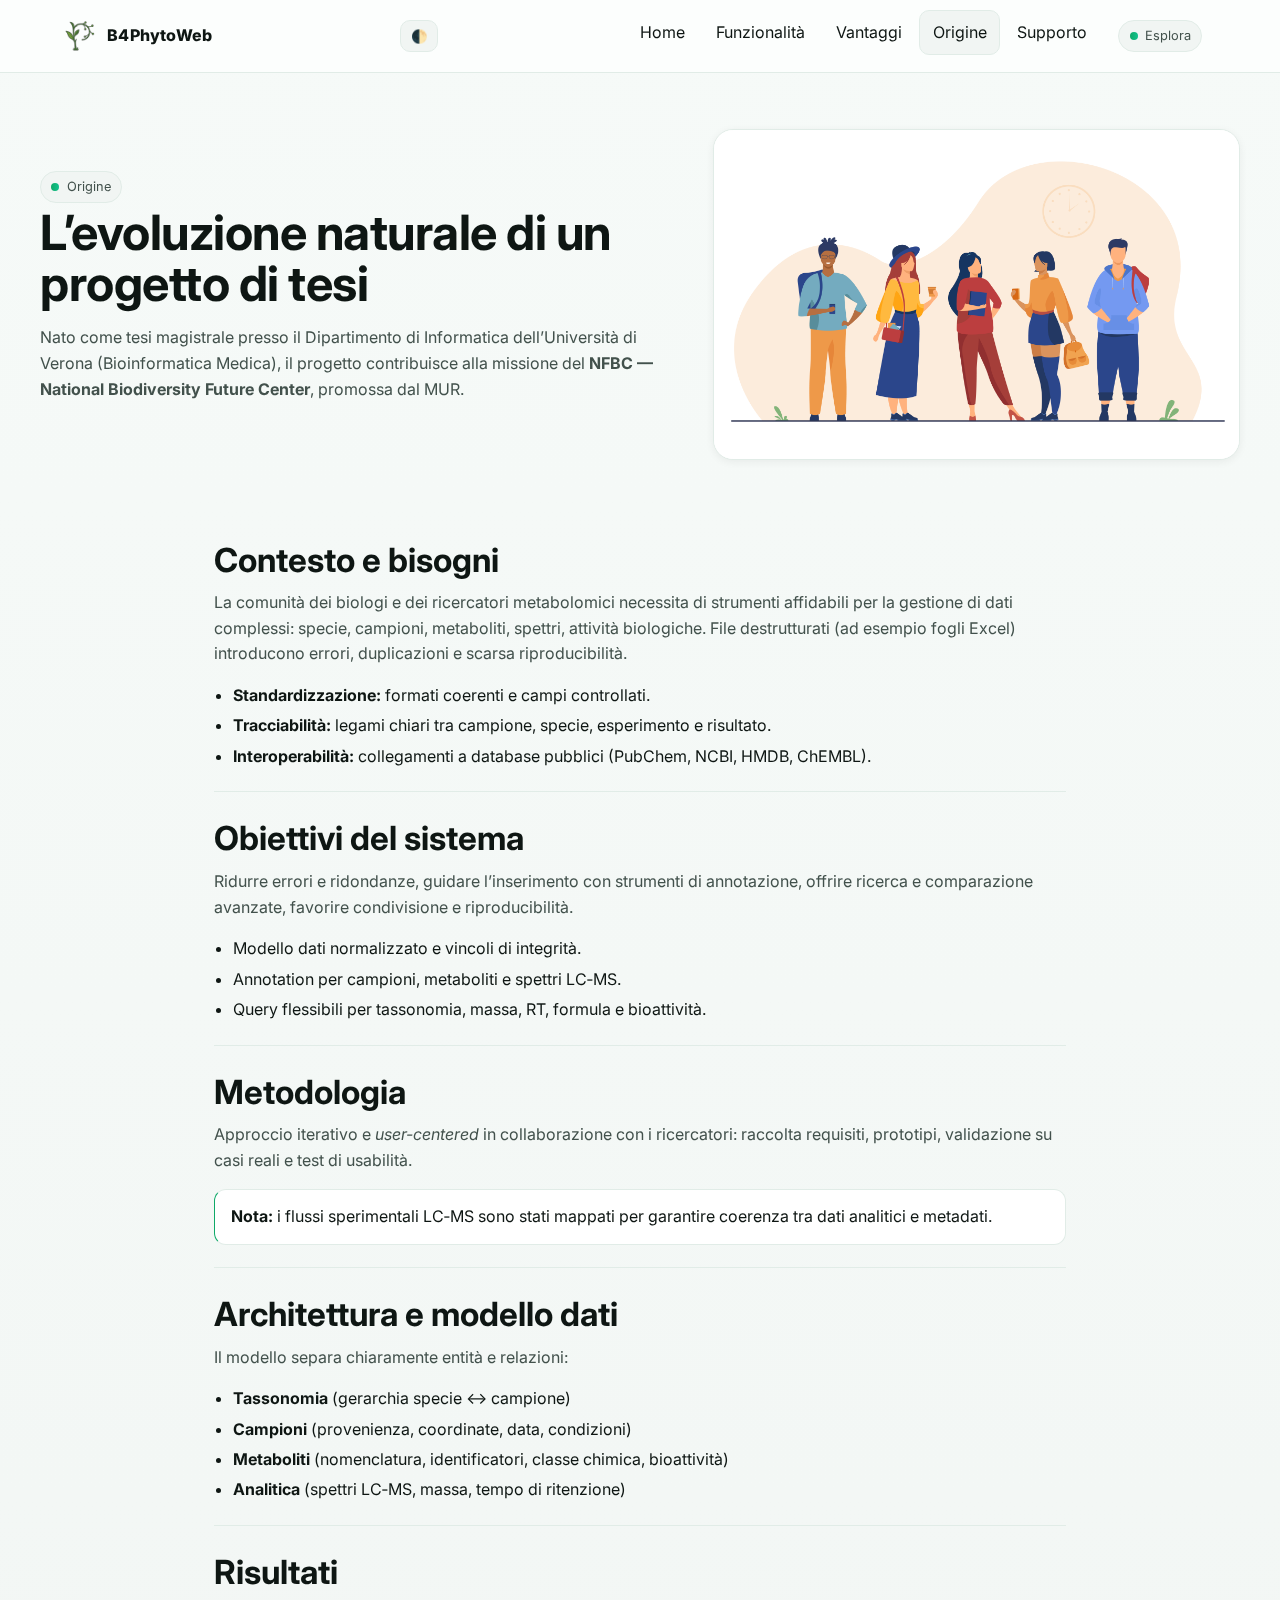
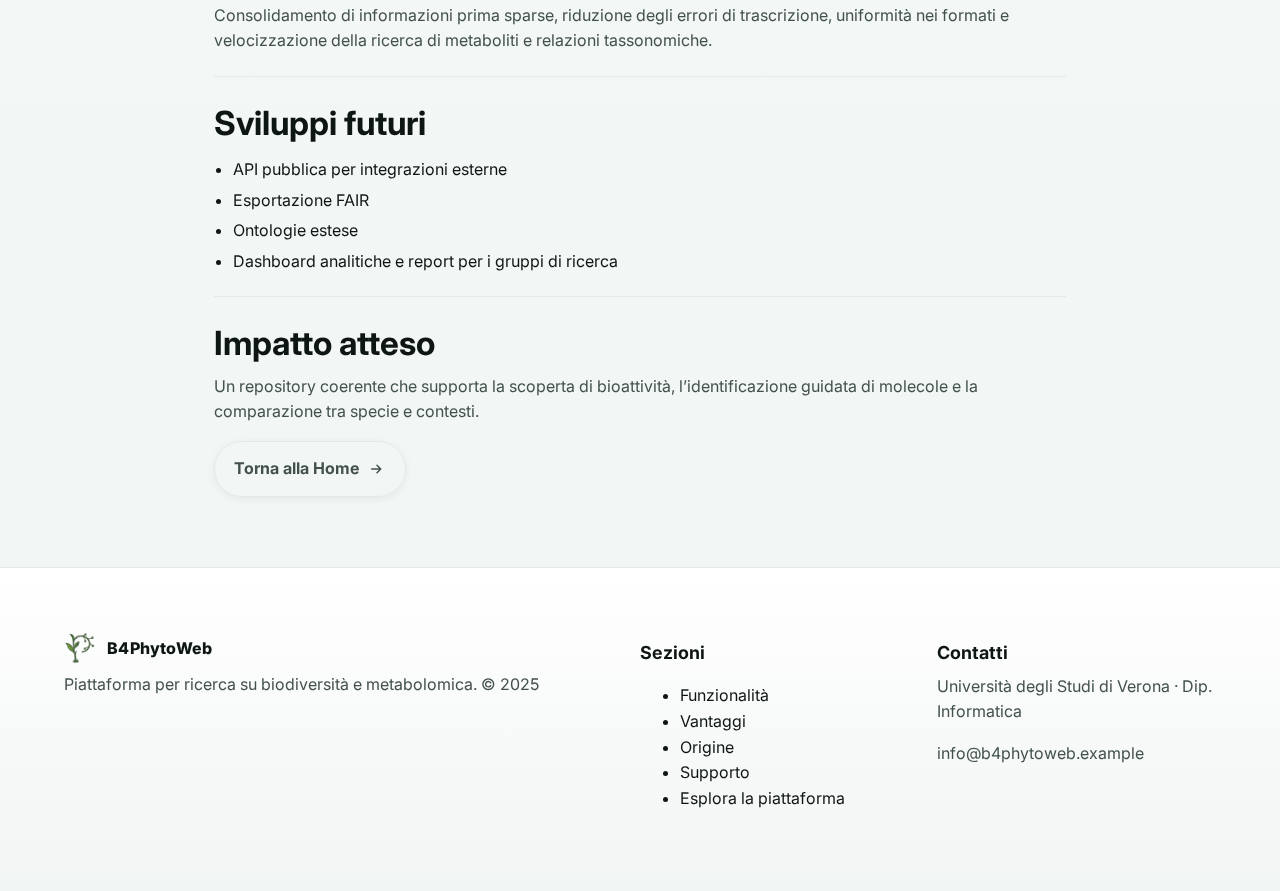
<file: origine.html>
<!doctype html>
<html lang="it">
<head>
  <meta charset="utf-8">
  <meta name="viewport" content="width=device-width, initial-scale=1" />
  <title>Origine del progetto — B4PhytoWeb</title>
  <meta name="description" content="Origine accademica, obiettivi, metodologia, architettura e sviluppi futuri del progetto B4PhytoWeb.">
  <link rel="icon" type="image/svg+xml" href="assets/favicon.svg">
  <link rel="preconnect" href="https://fonts.googleapis.com">
  <link rel="preconnect" href="https://fonts.gstatic.com" crossorigin>
  <link href="https://fonts.googleapis.com/css2?family=Inter:wght@400;600;700;800&display=swap" rel="stylesheet">
  <link rel="stylesheet" href="assets/style.css">
</head>
<body>
<header class="nav">
  <div class="navbar">
    <a class="brand" href="index.html" aria-label="B4PhytoWeb Home">
      <img src="assets/logo.svg" alt=""/>
      <span>B4PhytoWeb</span>
    </a>
    <div style="display:flex;gap:.5rem;align-items:center">
      <button class="theme-toggle" title="Tema chiaro/scuro" aria-label="Cambia tema">🌓</button>
      <button class="menu-toggle" aria-label="Apri menu">☰</button>
    </div>
    <nav aria-label="Principale">
      <ul>
        <li><a href="index.html">Home</a></li>
        <li><a href="funzionalita.html">Funzionalità</a></li>
        <li><a href="vantaggi.html">Vantaggi</a></li>
        <li><a href="origine.html">Origine</a></li>
        <li><a href="supporto.html">Supporto</a></li>
        <li><a href="lp-video.html"><span class="badge"><span class="dot"></span> Esplora</span></a></li>
      </ul>
    </nav>
  </div>
</header>

<section class="page-hero">
  <div class="wrap">
    <div>
      <span class="badge"><span class="dot"></span> Origine</span>
      <h1>L’evoluzione naturale di un progetto di tesi</h1>
      <p>Nato come tesi magistrale presso il Dipartimento di Informatica dell’Università di Verona (Bioinformatica Medica), il progetto contribuisce alla missione del <strong>NFBC — National Biodiversity Future Center</strong>, promossa dal MUR.</p>
    </div>
    <div class="illustration">
<img src="assets/student.jpg" alt="student" loading="lazy" />
</div>
  </div>
</section>

<section class="section">
  <div class="container prose">
    <h2>Contesto e bisogni</h2>
    <p>La comunità dei biologi e dei ricercatori metabolomici necessita di strumenti affidabili per la gestione di dati complessi: specie, campioni, metaboliti, spettri, attività biologiche. File destrutturati (ad esempio fogli Excel) introducono errori, duplicazioni e scarsa riproducibilità.</p>
    <ul>
      <li><strong>Standardizzazione:</strong> formati coerenti e campi controllati.</li>
      <li><strong>Tracciabilità:</strong> legami chiari tra campione, specie, esperimento e risultato.</li>
      <li><strong>Interoperabilità:</strong> collegamenti a database pubblici (PubChem, NCBI, HMDB, ChEMBL).</li>
    </ul>

    <hr/>

    <h2>Obiettivi del sistema</h2>
    <p>Ridurre errori e ridondanze, guidare l’inserimento con strumenti di annotazione, offrire ricerca e comparazione avanzate, favorire condivisione e riproducibilità.</p>
    <ul>
      <li>Modello dati normalizzato e vincoli di integrità.</li>
      <li>Annotation per campioni, metaboliti e spettri LC‑MS.</li>
      <li>Query flessibili per tassonomia, massa, RT, formula e bioattività.</li>
    </ul>

    <hr/>

    <h2>Metodologia</h2>
    <p>Approccio iterativo e <em>user-centered</em> in collaborazione con i ricercatori: raccolta requisiti, prototipi, validazione su casi reali e test di usabilità.</p>

    <div class="callout">
      <strong>Nota:</strong> i flussi sperimentali LC‑MS sono stati mappati per garantire coerenza tra dati analitici e metadati.
    </div>

    <hr/>

    <h2>Architettura e modello dati</h2>
    <p>Il modello separa chiaramente entità e relazioni:</p>
    <ul>
      <li><strong>Tassonomia</strong> (gerarchia specie ↔ campione)</li>
      <li><strong>Campioni</strong> (provenienza, coordinate, data, condizioni)</li>
      <li><strong>Metaboliti</strong> (nomenclatura, identificatori, classe chimica, bioattività)</li>
      <li><strong>Analitica</strong> (spettri LC‑MS, massa, tempo di ritenzione)</li>
    </ul>

    <hr/>

    <h2>Risultati</h2>
    <p>Consolidamento di informazioni prima sparse, riduzione degli errori di trascrizione, uniformità nei formati e velocizzazione della ricerca di metaboliti e relazioni tassonomiche.</p>

    <hr/>

    <h2>Sviluppi futuri</h2>
    <ul>
      <li>API pubblica per integrazioni esterne</li>
      <li>Esportazione FAIR</li>
      <li>Ontologie estese</li>
      <li>Dashboard analitiche e report per i gruppi di ricerca</li>
    </ul>

    <hr/>

    <h2>Impatto atteso</h2>
    <p>Un repository coerente che supporta la scoperta di bioattività, l’identificazione guidata di molecole e la comparazione tra specie e contesti.</p>

    <p><a class="btn outline" href="index.html">Torna alla Home <svg viewBox="0 0 24 24" xmlns="http://www.w3.org/2000/svg"><path d="M5 12h12m0 0-5-5m5 5-5 5" fill="none" stroke="currentColor" stroke-width="2" stroke-linecap="round" stroke-linejoin="round"/></svg></a></p>
  </div>
</section>

<footer class="footer">
  <div class="cols container">
    <div>
      <div class="brand" style="margin-bottom:.5rem">
        <img src="assets/logo.svg" alt="" width="28" height="28"/>
        <span>B4PhytoWeb</span>
      </div>
      <p class="muted">Piattaforma per ricerca su biodiversità e metabolomica. © 2025</p>
    </div>
    <div>
      <h3>Sezioni</h3>
      <ul>
        <li><a href="funzionalita.html">Funzionalità</a></li>
        <li><a href="vantaggi.html">Vantaggi</a></li>
        <li><a href="origine.html">Origine</a></li>
        <li><a href="supporto.html">Supporto</a></li>
        <li><a href="lp-video.html">Esplora la piattaforma</a></li>
      </ul>
    </div>
    <div>
      <h3>Contatti</h3>
      <p>Università degli Studi di Verona · Dip. Informatica</p>
      <p><a href="mailto:info@b4phytoweb.example">info@b4phytoweb.example</a></p>
    </div>
  </div>
</footer>
<script src="assets/script.js"></script>
</body>
</html>
</file>
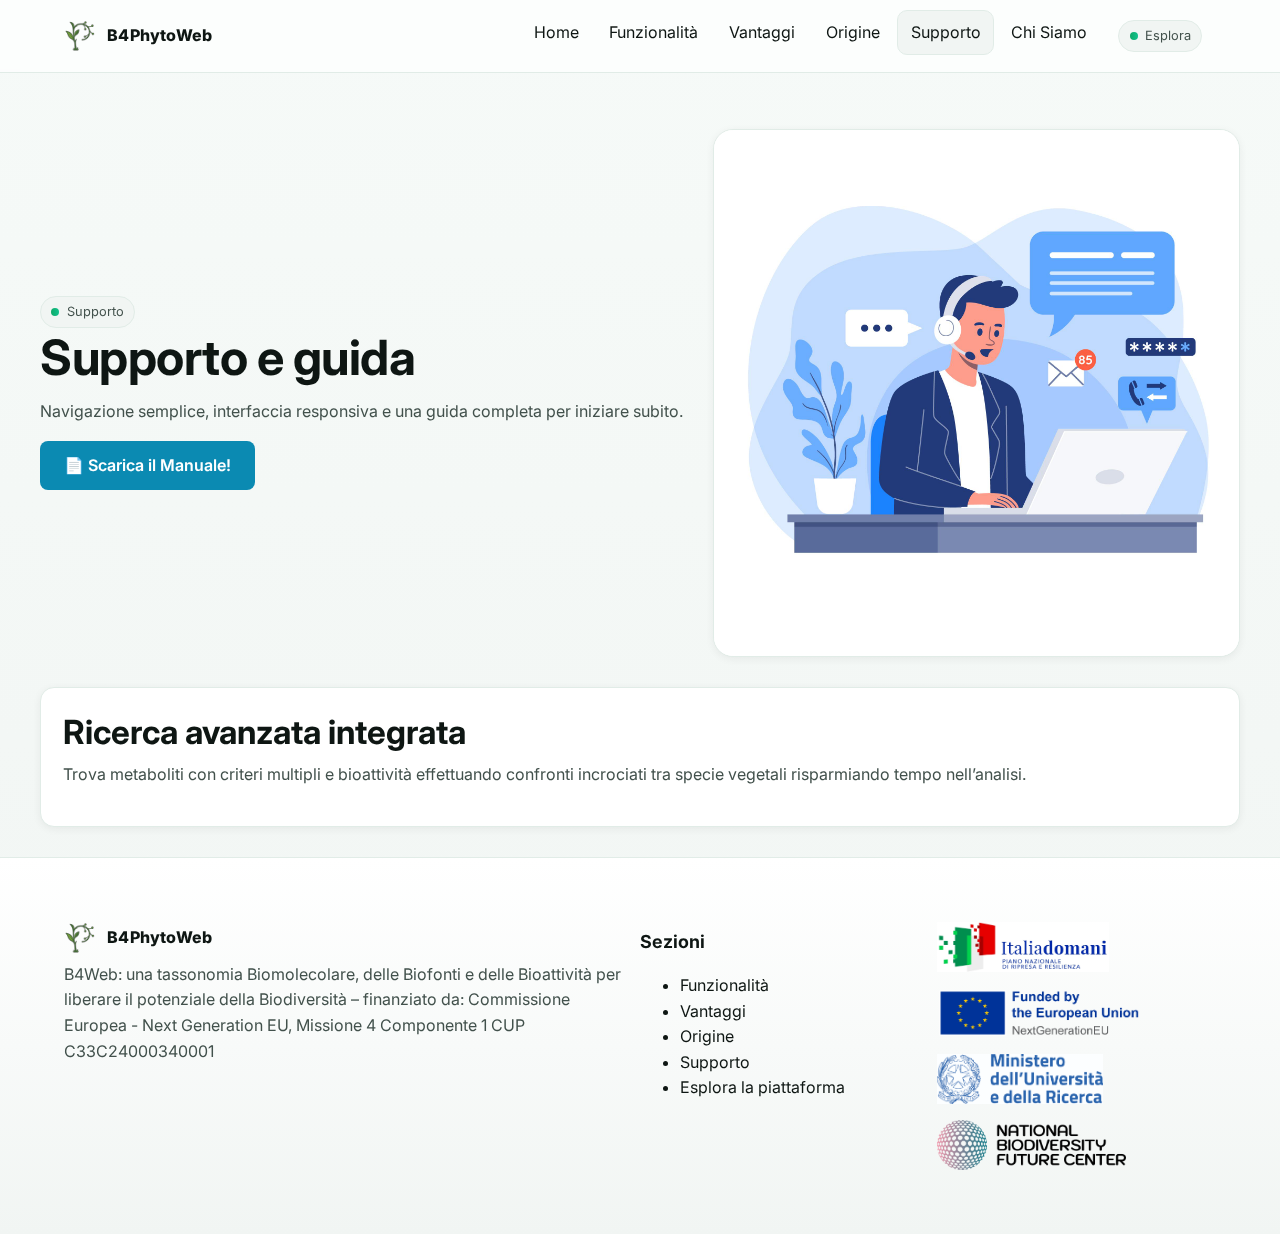
<file: supporto.html>
<!doctype html>

<html lang="it">

<head>

  <meta charset="utf-8">

  <meta name="viewport" content="width=device-width, initial-scale=1" />

  <title>Supporto — B4PhytoWeb</title>

  <meta name="description" content="Supporto e guida per B4PhytoWeb.">

  <link rel="icon" type="image/svg+xml" href="assets/favicon.svg">

  <link rel="preconnect" href="https://fonts.googleapis.com">

  <link rel="preconnect" href="https://fonts.gstatic.com" crossorigin>

  <link href="https://fonts.googleapis.com/css2?family=Inter:wght@400;600;700;800&display=swap" rel="stylesheet">

  <link rel="stylesheet" href="assets/style.css">

</head>

<body>

<header class="nav">

  <div class="navbar">

    <a class="brand" href="index.html" aria-label="B4PhytoWeb Home">

      <img src="assets/logo.svg" alt=""/>

      <span>B4PhytoWeb</span>

    </a>

    <div style="display:flex;gap:.5rem;align-items:center">

      

      <button class="menu-toggle" aria-label="Apri menu">☰</button>

    </div>

    <nav aria-label="Principale">

      <ul>

        <li><a href="index.html">Home</a></li>

        <li><a href="funzionalita.html">Funzionalità</a></li>

        <li><a href="vantaggi.html">Vantaggi</a></li>

        <li><a href="origine.html">Origine</a></li>

        <li><a href="supporto.html">Supporto</a></li>

         <li><a href="chi-siamo.html">Chi Siamo</a></li>

        <li><a href="lp-video.html"><span class="badge"><span class="dot"></span> Esplora</span></a></li>

      </ul>

    </nav>

  </div>

</header>



<section class="page-hero">

  <div class="wrap">

    <div>

      <span class="badge"><span class="dot"></span> Supporto</span>

      <h1>Supporto e guida</h1>

      <p>Navigazione semplice, interfaccia responsiva e una guida completa per iniziare subito.</p>
    <a href="assets/Manuale_B4Web.pdf" class="button" download style="display:inline-block;padding:.75rem 1.5rem;border-radius:8px;background:var(--accent);color:#fff;font-weight:600;text-decoration:none;">
      📄 Scarica il Manuale!
    </a>
 
    </div>

    <div class="illustration">

<img src="assets/support.jpg" alt="ricerca" loading="lazy" />

</div>

  </div>

</section>

<section class="section">

  <div class="container card">

    <h2>Ricerca avanzata integrata</h2>

    <p>Trova metaboliti con criteri multipli e bioattività effettuando confronti incrociati tra specie vegetali risparmiando tempo nell’analisi.</p>

  </div>

</section>



<footer class="footer">

  <div class="cols container">

    <div>

      <div class="brand" style="margin-bottom:.5rem">

        <img src="assets/logo.svg" alt="" width="28" height="28"/>

        <span>B4PhytoWeb</span>

      </div>

      <p class="muted">

        B4Web: una tassonomia Biomolecolare, delle Biofonti e delle Bioattività per liberare il potenziale della Biodiversità – finanziato da: 

        Commissione Europea - Next Generation EU, Missione 4 Componente 1 CUP C33C24000340001

      </p>

    </div>



    <div>

      <h3>Sezioni</h3>

      <ul>

        <li><a href="funzionalita.html">Funzionalità</a></li>

        <li><a href="vantaggi.html">Vantaggi</a></li>

        <li><a href="origine.html">Origine</a></li>

        <li><a href="supporto.html">Supporto</a></li>

        <li><a href="lp-video.html">Esplora la piattaforma</a></li>

      </ul>

    </div>



    <div class="footer-logos" style="display:flex;flex-wrap:wrap;gap:1rem;align-items:center;justify-content:flex-start">

      <img src="assets/20240209112418!LOGO_italiadomani.jpg" alt="Italia Domani" height="50" />

      <img src="assets/EN_Funded_by_the_European_Union_RGB_POS.png" alt="Finanziato dall'Unione Europea" height="50" />

      <img src="assets/LOGO_UniversitaRicerca.jpg" alt="Ministero dell'Università e della Ricerca" height="50" />

      <img src="assets/Logo_NBFC.png" alt="NBFC" height="50" />

    </div>

  </div>

</footer>

<script src="assets/script.js"></script>

</body>

</html>
</file>
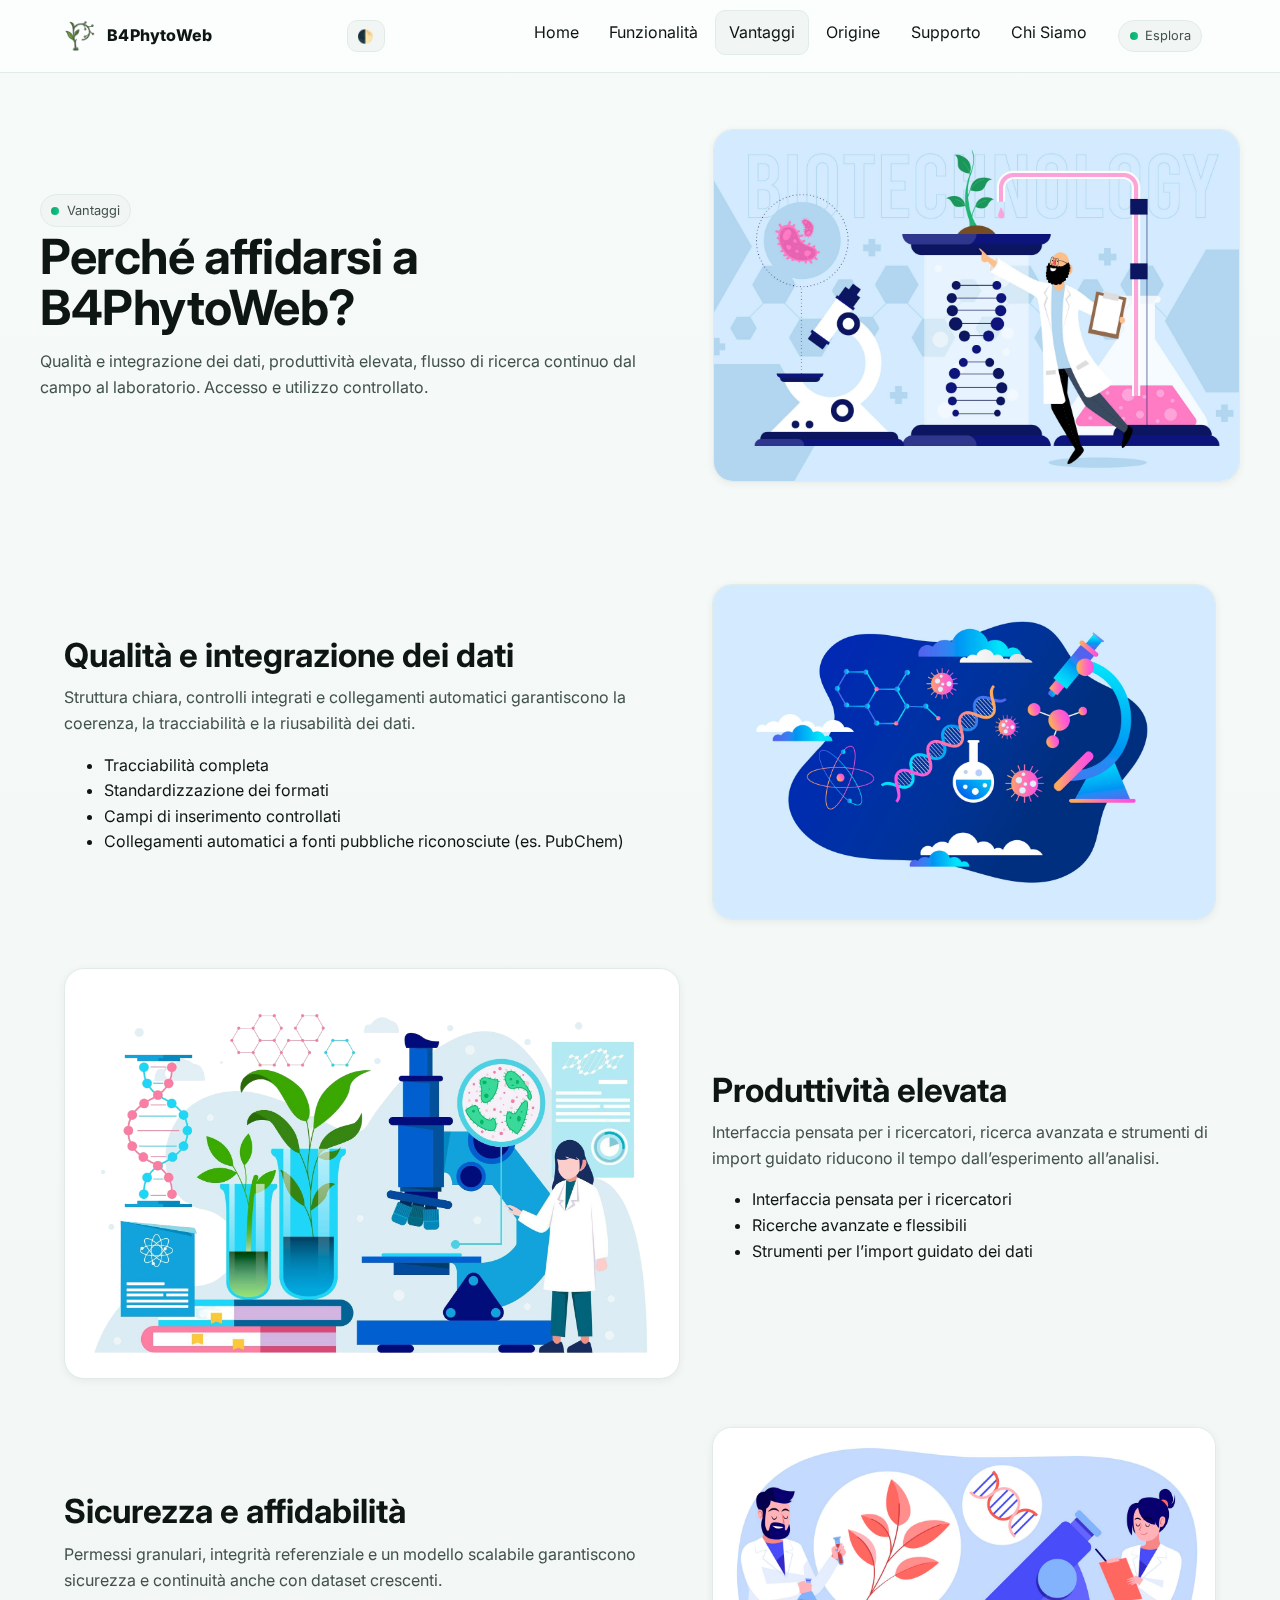
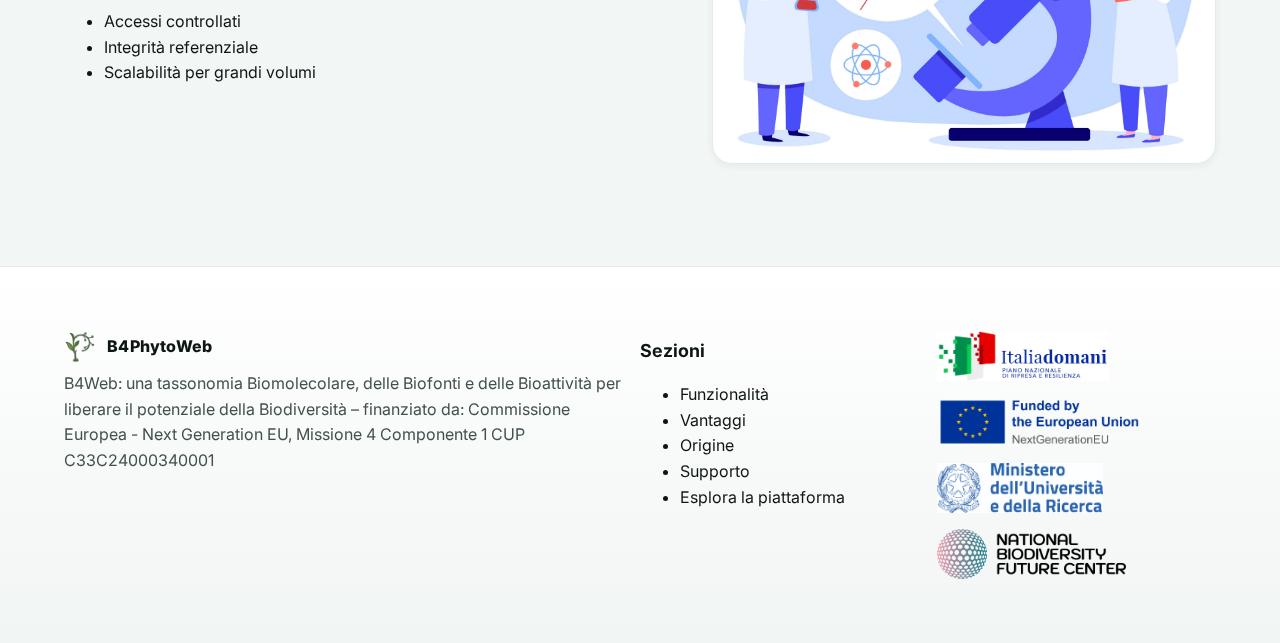
<file: vantaggi.html>
<!doctype html>
<html lang="it">
<head>
  <meta charset="utf-8">
  <meta name="viewport" content="width=device-width, initial-scale=1" />
  <title>Vantaggi — B4PhytoWeb</title>
  <meta name="description" content="Vantaggi: qualità, produttività, sicurezza e affidabilità.">
  <link rel="icon" type="image/svg+xml" href="assets/favicon.svg">
  <link rel="preconnect" href="https://fonts.googleapis.com">
  <link rel="preconnect" href="https://fonts.gstatic.com" crossorigin>
  <link href="https://fonts.googleapis.com/css2?family=Inter:wght@400;600;700;800&display=swap" rel="stylesheet">
  <link rel="stylesheet" href="assets/style.css">
</head>
<body>
<header class="nav">
  <div class="navbar">
    <a class="brand" href="index.html" aria-label="B4PhytoWeb Home">
      <img src="assets/logo.svg" alt=""/>
      <span>B4PhytoWeb</span>
    </a>
    <div style="display:flex;gap:.5rem;align-items:center">
      <button class="theme-toggle" title="Tema chiaro/scuro" aria-label="Cambia tema">🌓</button>
      <button class="menu-toggle" aria-label="Apri menu">☰</button>
    </div>
    <nav aria-label="Principale">
      <ul>
        <li><a href="index.html">Home</a></li>
        <li><a href="funzionalita.html">Funzionalità</a></li>
        <li><a href="vantaggi.html" class="active">Vantaggi</a></li>
        <li><a href="origine.html">Origine</a></li>
        <li><a href="supporto.html">Supporto</a></li>
        <li><a href="chi-siamo.html">Chi Siamo</a></li>
        <li><a href="lp-video.html"><span class="badge"><span class="dot"></span> Esplora</span></a></li>
      </ul>
    </nav>
  </div>
</header>

<section class="page-hero">
  <div class="wrap">
    <div>
      <span class="badge"><span class="dot"></span> Vantaggi</span>
      <h1>Perché affidarsi a B4PhytoWeb?</h1>
      <p>Qualità e integrazione dei dati, produttività elevata, flusso di ricerca continuo dal campo al laboratorio. Accesso e utilizzo controllato.</p>
    </div>
    <div class="illustration">
      <img src="assets/productivity.jpg" alt="produttività" loading="lazy" />
    </div>
  </div>
</section>

<section class="section">
  <div class="container">

    <!-- Qualità e integrazione dei dati -->
    <div class="benefit-row">
      <div class="text">
        <h2>Qualità e integrazione dei dati</h2>
        <p>Struttura chiara, controlli integrati e collegamenti automatici garantiscono la coerenza, la tracciabilità e la riusabilità dei dati.</p>
        <ul>
          <li>Tracciabilità completa</li>
          <li>Standardizzazione dei formati</li>
          <li>Campi di inserimento controllati</li>
          <li>Collegamenti automatici a fonti pubbliche riconosciute (es. PubChem)</li>
        </ul>
      </div>
      <div class="art">
        <img src="assets/data.jpg" alt="dati" loading="lazy" />
      </div>
    </div>

    <!-- Produttività elevata -->
    <div class="benefit-row reverse">
      <div class="text">
        <h2>Produttività elevata</h2>
        <p>Interfaccia pensata per i ricercatori, ricerca avanzata e strumenti di import guidato riducono il tempo dall’esperimento all’analisi.</p>
        <ul>
          <li>Interfaccia pensata per i ricercatori</li>
          <li>Ricerche avanzate e flessibili</li>
          <li>Strumenti per l’import guidato dei dati</li>
        </ul>
      </div>
      <div class="art">
        <img src="search.png" alt="ricerca" loading="lazy" />
      </div>
    </div>

    <!-- Sicurezza e affidabilità -->
    <div class="benefit-row">
      <div class="text">
        <h2>Sicurezza e affidabilità</h2>
        <p>Permessi granulari, integrità referenziale e un modello scalabile garantiscono sicurezza e continuità anche con dataset crescenti.</p>
        <ul>
          <li>Accessi controllati</li>
          <li>Integrità referenziale</li>
          <li>Scalabilità per grandi volumi</li>
        </ul>
      </div>
      <div class="art">
        <img src="assets/trust.jpg" alt="affidabilità" loading="lazy" />
      </div>
    </div>

  </div>
</section>

<footer class="footer">
  <div class="cols container">
    <div>
      <div class="brand" style="margin-bottom:.5rem">
        <img src="assets/logo.svg" alt="" width="28" height="28"/>
        <span>B4PhytoWeb</span>
      </div>
      <p class="muted">
        B4Web: una tassonomia Biomolecolare, delle Biofonti e delle Bioattività per liberare il potenziale della Biodiversità – finanziato da: 
        Commissione Europea - Next Generation EU, Missione 4 Componente 1 CUP C33C24000340001
      </p>
    </div>

    <div>
      <h3>Sezioni</h3>
      <ul>
        <li><a href="funzionalita.html">Funzionalità</a></li>
        <li><a href="vantaggi.html">Vantaggi</a></li>
        <li><a href="origine.html">Origine</a></li>
        <li><a href="supporto.html">Supporto</a></li>
        <li><a href="lp-video.html">Esplora la piattaforma</a></li>
      </ul>
    </div>

    <div class="footer-logos" style="display:flex;flex-wrap:wrap;gap:1rem;align-items:center;justify-content:flex-start">
      <img src="assets/20240209112418!LOGO_italiadomani.jpg" alt="Italia Domani" height="50" />
      <img src="assets/EN_Funded_by_the_European_Union_RGB_POS.png" alt="Finanziato dall'Unione Europea" height="50" />
      <img src="assets/LOGO_UniversitaRicerca.jpg" alt="Ministero dell'Università e della Ricerca" height="50" />
      <img src="assets/Logo_NBFC.png" alt="NBFC" height="50" />
    </div>
  </div>
</footer>
<script src="assets/script.js"></script>
</body>
</html>
</file>
<file: assets/style.css>
/* === B4PhytoWeb v7 — spacing tweaks & prose origin === */
:root{
  --bg:#f6faf8;--surface:#fff;--surface-2:#f1f5f3;--text:#0e1613;--muted:#42514c;--line:#e1ece7;
  --brand:#0fa968;--brand-2:#11c28d;--accent:#0b8ab2;
  --shadow-sm:0 2px 8px rgba(6,24,18,.06);--shadow-md:0 10px 30px rgba(6,24,18,.08);
  --radius:14px;--radius-lg:22px;--maxw:1200px;--pad:24px;--e1:cubic-bezier(.2,.8,.2,1);
}
@media (prefers-color-scheme: dark){
  :root{--bg:#0c1110;--surface:#0f1513;--surface-2:#0b1311;--text:#e9f5ef;--muted:#b2c5be;--line:#1e2a26;
  --brand:#14c38a;--brand-2:#34d399;--accent:#22d3ee;
  --shadow-sm:0 2px 8px rgba(0,0,0,.35);--shadow-md:0 10px 30px rgba(0,0,0,.4);}
}
*{box-sizing:border-box}html{scroll-behavior:smooth}html,body{margin:0;padding:0}
body{background:linear-gradient(180deg,var(--bg),var(--surface-2));color:var(--text);
  font:16px/1.6 "Inter",system-ui,-apple-system,Segoe UI,Roboto,Ubuntu,Helvetica,Arial,sans-serif}
a{color:inherit;text-decoration:none}img{max-width:100%;display:block}
.container{max-width:var(--maxw);margin-inline:auto;padding:var(--pad)}
.grid{display:grid;gap:28px}.cols-2{grid-template-columns:repeat(2,1fr)}.cols-3{grid-template-columns:repeat(3,1fr)}
@media (max-width:980px){.cols-2,.cols-3{grid-template-columns:1fr}}
h1{font-size:clamp(2.3rem,3.8vw,3.4rem);line-height:1.05;margin:.25rem 0 1rem;letter-spacing:-.5px}
h2{font-size:clamp(1.8rem,2.6vw,2.3rem);line-height:1.1;margin:.25rem 0 .75rem}
h3{font-size:1.12rem;margin:.4rem 0 .4rem}p{margin:.4rem 0 1rem;color:var(--muted)}
.card{background:var(--surface);border:1px solid var(--line);border-radius:var(--radius);box-shadow:var(--shadow-sm);padding:22px}
.badge{display:inline-flex;align-items:center;gap:.45rem;border:1px solid var(--line);background:var(--surface-2);
  padding:.32rem .65rem;border-radius:999px;font-size:.8rem;color:var(--muted)}
.badge .dot{width:8px;height:8px;border-radius:999px;background:linear-gradient(90deg,var(--brand),var(--brand-2));display:inline-block}

/* Buttons */
.btn{display:inline-flex;align-items:center;gap:.55rem;border-radius:999px;padding:.9rem 1.2rem;font-weight:700;
  border:1px solid var(--line);background:var(--surface);box-shadow:var(--shadow-sm);
  transition:transform .12s var(--e1), box-shadow .2s var(--e1), background .2s var(--e1)}
.btn:hover{transform:translateY(-1px);box-shadow:var(--shadow-md);background:var(--surface-2)}
.btn svg{width:18px;height:18px}
.btn.primary{background:linear-gradient(90deg,var(--brand),var(--brand-2));color:#062418;border:0}
.btn.outline{background:transparent}
.btn.link{border:0;background:transparent;padding:.5rem .2rem;border-radius:8px}
.btn.link:hover{text-decoration:underline}

/* Nav */
.nav{position:sticky;top:0;z-index:50;border-bottom:1px solid var(--line);background:rgba(255,255,255,.7);backdrop-filter:saturate(140%) blur(8px)}
@media (prefers-color-scheme: dark){.nav{background:rgba(12,17,16,.5)}}
.navbar{display:flex;align-items:center;justify-content:space-between;gap:12px;max-width:var(--maxw);margin:auto;padding:10px var(--pad)}
.brand{display:flex;align-items:center;gap:.7rem}.brand img{width:32px;height:32px}.brand span{font-weight:800;letter-spacing:.2px}
nav ul{display:flex;gap:.2rem;list-style:none;margin:0;padding:0}
nav a{display:inline-flex;align-items:center;gap:.4rem;padding:.55rem .8rem;border-radius:10px;border:1px solid transparent}
nav a:hover, nav a[aria-current="page"]{border-color:var(--line);background:var(--surface-2)}
.menu-toggle{display:none;border:1px solid var(--line);background:var(--surface-2);border-radius:10px;padding:.55rem .7rem}
.theme-toggle{display:inline-flex;align-items:center;gap:.4rem;border:1px solid var(--line);background:var(--surface-2);border-radius:10px;padding:.45rem .6rem}
@media (max-width:980px){nav ul{display:none;flex-direction:column}.menu-toggle{display:inline-flex}nav ul.open{display:flex}}

/* Hero & page-hero */
.hero{padding:72px var(--pad) 18px}
.hero-inner{display:grid;grid-template-columns:1.2fr .8fr;gap:40px;align-items:center;max-width:var(--maxw);margin:auto}
.hero-visual{position:relative;border:1px solid var(--line);border-radius:var(--radius-lg);min-height:340px;background:var(--surface);overflow:hidden}
.cta-stack{display:flex;gap:.8rem;flex-wrap:wrap;margin-top:14px;margin-bottom:40px}
.kpi-band{padding:12px var(--pad) 32px}
.kpis{display:grid;grid-template-columns:repeat(3,1fr);gap:18px}
.kpis.center{justify-items:center;text-align:center}
.kpis.center .card{max-width:360px;width:100%}

.page-hero{padding:56px var(--pad) 0}
.page-hero .wrap{max-width:var(--maxw);margin:auto;display:grid;grid-template-columns:1.1fr .9fr;gap:28px;align-items:center}
.page-hero .illustration{border:1px solid var(--line);border-radius:20px;background:var(--surface);overflow:hidden;box-shadow:var(--shadow-sm);min-height:300px}

/* Alternating benefit rows (more spacing) */
.benefit-row{display:grid;grid-template-columns:1.1fr .9fr;gap:32px;align-items:center;margin:48px 0}  /* increased spacing */
.benefit-row .art{border:1px solid var(--line);border-radius:20px;background:var(--surface);overflow:hidden;box-shadow:var(--shadow-sm);min-height:280px}
.benefit-row.reverse .text{order:2}
.benefit-row.reverse .art{order:1}
@media (max-width:980px){.benefit-row{grid-template-columns:1fr;margin:36px 0}.benefit-row .text,.benefit-row .art{order:unset}}

/* Prose layout for Origine */
.prose{max-width:900px;margin:0 auto}
.prose h2{margin-top:28px}
.prose hr{border:0;border-top:1px solid var(--line);margin:22px 0}
.prose .callout{border-left:4px solid var(--brand);background:var(--surface);border:1px solid var(--line);border-left-color:var(--brand);
  padding:14px 16px;border-radius:12px}
.prose ul{padding-left:1.2rem}
.prose li{margin:.3rem 0}

/* Sections & footer */
.section{padding:30px var(--pad)}
.table{width:100%;border-collapse:collapse}.table th,.table td{border-bottom:1px solid var(--line);padding:.75rem;text-align:left}
.footer{padding:40px var(--pad);border-top:1px solid var(--line);background:linear-gradient(180deg,var(--surface),var(--surface-2))}
.footer .cols{display:grid;grid-template-columns:2fr 1fr 1fr;gap:18px;max-width:var(--maxw);margin:auto}
</file>
